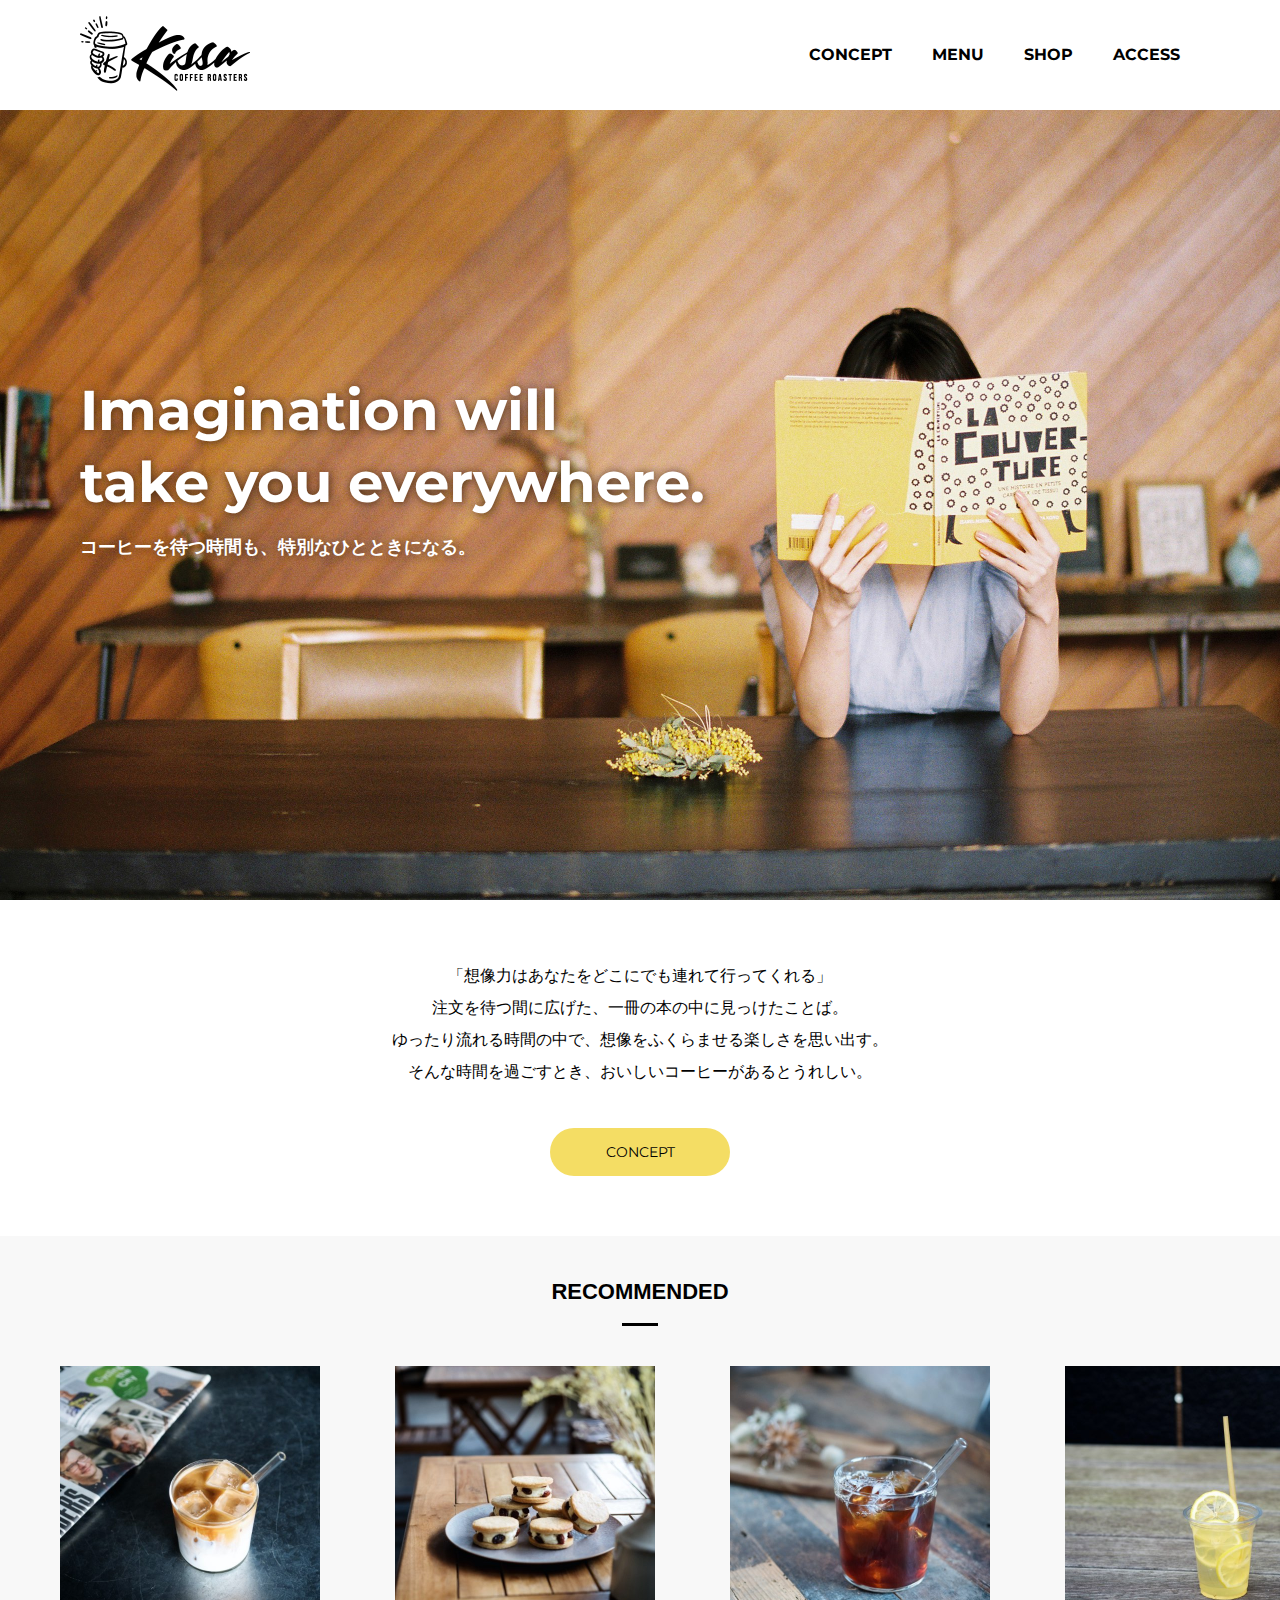
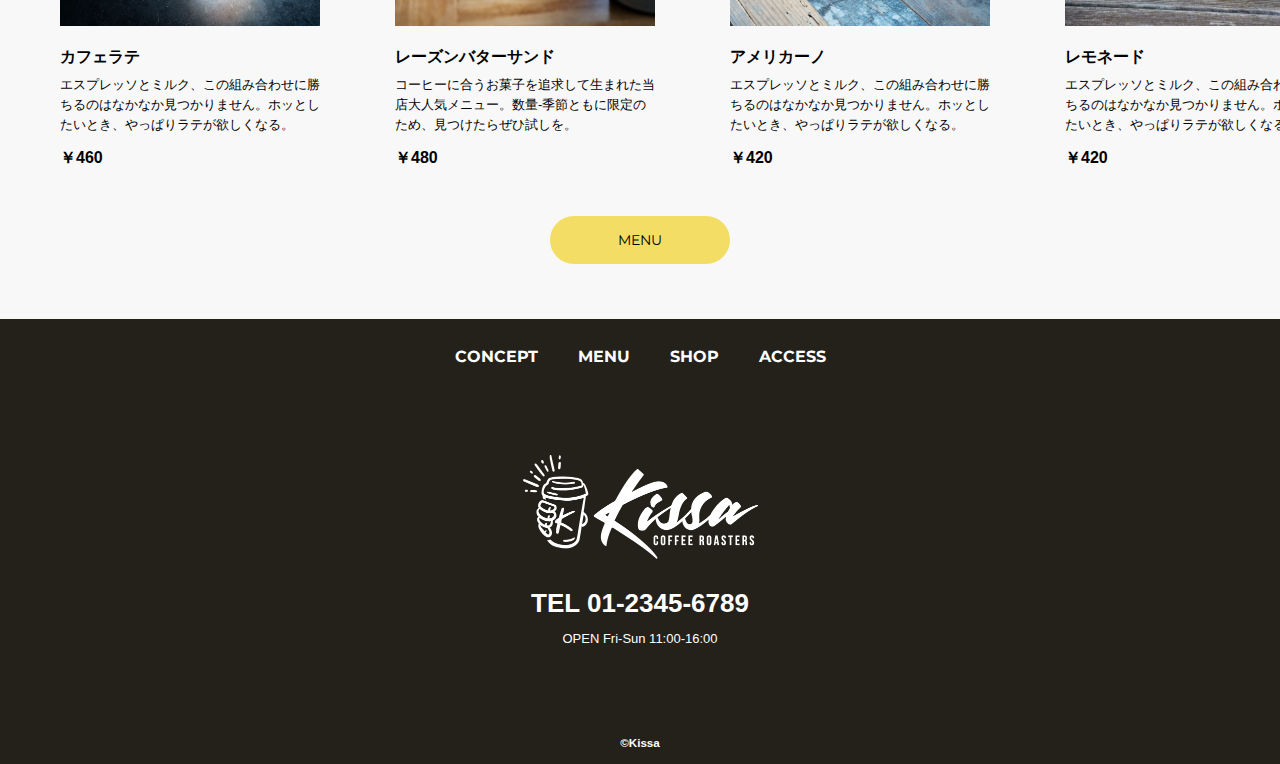
<file: index.html>
<!DOCTYPE html>
<html>
<!--head-->

<head>
  <meta charset="UTF-8">
  <title>KISSA official website</title>
  <meta name="description" content="自家焙煎したこだわりのコーヒーと、思わず長居したくなるような居心地の良い空間を提供するカフェ「KISSA」のウェブサイトです。">
  <meta name="viewport" content="width=device-width">
  <script src="HTML_CSS_WebDesign2\top\js\toggle-menu.js"></script>
  <link href="common.css" rel="stylesheet">
  <link href="index.css" rel="stylesheet">
  <link rel="preconnect" href="https://fonts.googleapis.com">
  <link rel="preconnect" href="https://fonts.gstatic.com" crossorigin>
  <link href="https://fonts.googleapis.com/css2?family=Montserrat:ital,wght@0,700;1,700&display=swap" rel="stylesheet">
</head>
<!--head-->

<body>
  <header class="header">
    <div class="header-inner">
      <a class="header-logo" href="index.html">
        <img src="HTML_CSS_WebDesign2\top\images\common\logo-header.png" alt="KISSA">
      </a>
      <button class="toggle-menu-button"></button>
      <div class="header-site-menu">
        <nav class="site-menu">
          <ul>
            <li><a href="concept.html">CONCEPT</a></li>
            <li><a href="menu.html">MENU</a></li>
            <li><a href="shop.html">SHOP</a></li>
            <li><a href="access.html">ACCESS</a></li>
          </ul>
        </nav>
      </div>
    </div>
  </header>
  <!--main-->
  <main class="main">
    <div class="first-view">
      <div class="first-view-text">
        <h1>Imagination will <br>take you everywhere.</h1>
        <p>コーヒーを待つ時間も、特別なひとときになる。</p>
      </div>
    </div>
    <div class="lead">
      <p>
        「想像力はあなたをどこにでも連れて行ってくれる」<br>注文を待つ間に広げた、一冊の本の中に見っけたことば。<br>ゆったり流れる時間の中で、想像をふくらませる楽しさを思い出す。<br>そんな時間を過ごすとき、おいしいコーヒーがあるとうれしい。
      </p>
      <div class="link-button-area">
        <a class="link-button" href="concept.html">CONCEPT</a>
      </div>
    </div>
    <div class="recommended">
      <h2>RECOMMENDED</h2>
      <ul class="item-list">
        <li>
          <img src="HTML_CSS_WebDesign2\top\images\index\img-item01.jpg" alt="カフェラテの商品画像">
          <dl>
            <dt>カフェラテ</dt>
            <dd>エスプレッソとミルク、この組み合わせに勝ちるのはなかなか見つかりません。ホッとしたいとき、やっぱりラテが欲しくなる。</dd>
          </dl>
          <p class="price">￥460</p>
        </li>
        <li>
          <img src="HTML_CSS_WebDesign2\top\images\index\img-item02.jpg" alt="カフェラテの商品画像">
          <dl>
            <dt>レーズンバターサンド</dt>
            <dd>コーヒーに合うお菓子を追求して生まれた当店大人気メニュー。数量‐季節ともに限定のため、見つけたらぜひ試しを。</dd>
          </dl>
          <p class="price">￥480</p>
        </li>
        <li>
          <img src="HTML_CSS_WebDesign2\top\images\index\img-item03.jpg" alt="カフェラテの商品画像">
          <dl>
            <dt>アメリカーノ</dt>
            <dd>エスプレッソとミルク、この組み合わせに勝ちるのはなかなか見つかりません。ホッとしたいとき、やっぱりラテが欲しくなる。</dd>
          </dl>
          <p class="price">￥420</p>
        </li>
        <li>
          <img src="HTML_CSS_WebDesign2\top\images\index\img-item04.jpg" alt="カフェラテの商品画像">
          <dl>
            <dt>レモネード</dt>
            <dd>エスプレッソとミルク、この組み合わせに勝ちるのはなかなか見つかりません。ホッとしたいとき、やっぱりラテが欲しくなる。</dd>
          </dl>
          <p class="price">￥420</p>
        </li>
        <li>
          <img src="HTML_CSS_WebDesign2\top\images\index\img-item05.jpg" alt="カフェラテの商品画像">
          <dl>
            <dt>ホットドック‐チリ</dt>
            <dd>エスプレッソとミルク、この組み合わせに勝ちるのはなかなか見つかりません。ホッとしたいとき、やっぱりラテが欲しくなる。</dd>
          </dl>
          <p class="price">￥540</p>
        </li>
      </ul>
      <div class="link-button-area">
        <a class="link-button" href="menu.html">MENU</a>
      </div>
    </div>
  </main>
  <!--main-->
  <!--footer-->
  <footer class="footer">
    <nav class="site-menu">
      <ul>
        <li><a href="concept.html">CONCEPT</a></li>
        <li><a href="menu.html">MENU</a></li>
        <li><a href="shop.html">SHOP</a></li>
        <li><a href="access.html">ACCESS</a></li>
      </ul>
    </nav>
    <a class="footer-logo" href="index.html">
      <img src="HTML_CSS_WebDesign2\top\images\common\logo-footer.png" alt="KISSA">
    </a>
    <p class="footer-tel">TEL 01-2345-6789</p>
    <p class="footer-time">OPEN Fri-Sun 11:00-16:00</p>
    <p class="copyright"><small>&copy;Kissa</small></p>

  </footer>
  <!--footer-->
</body>

</html>
</file>
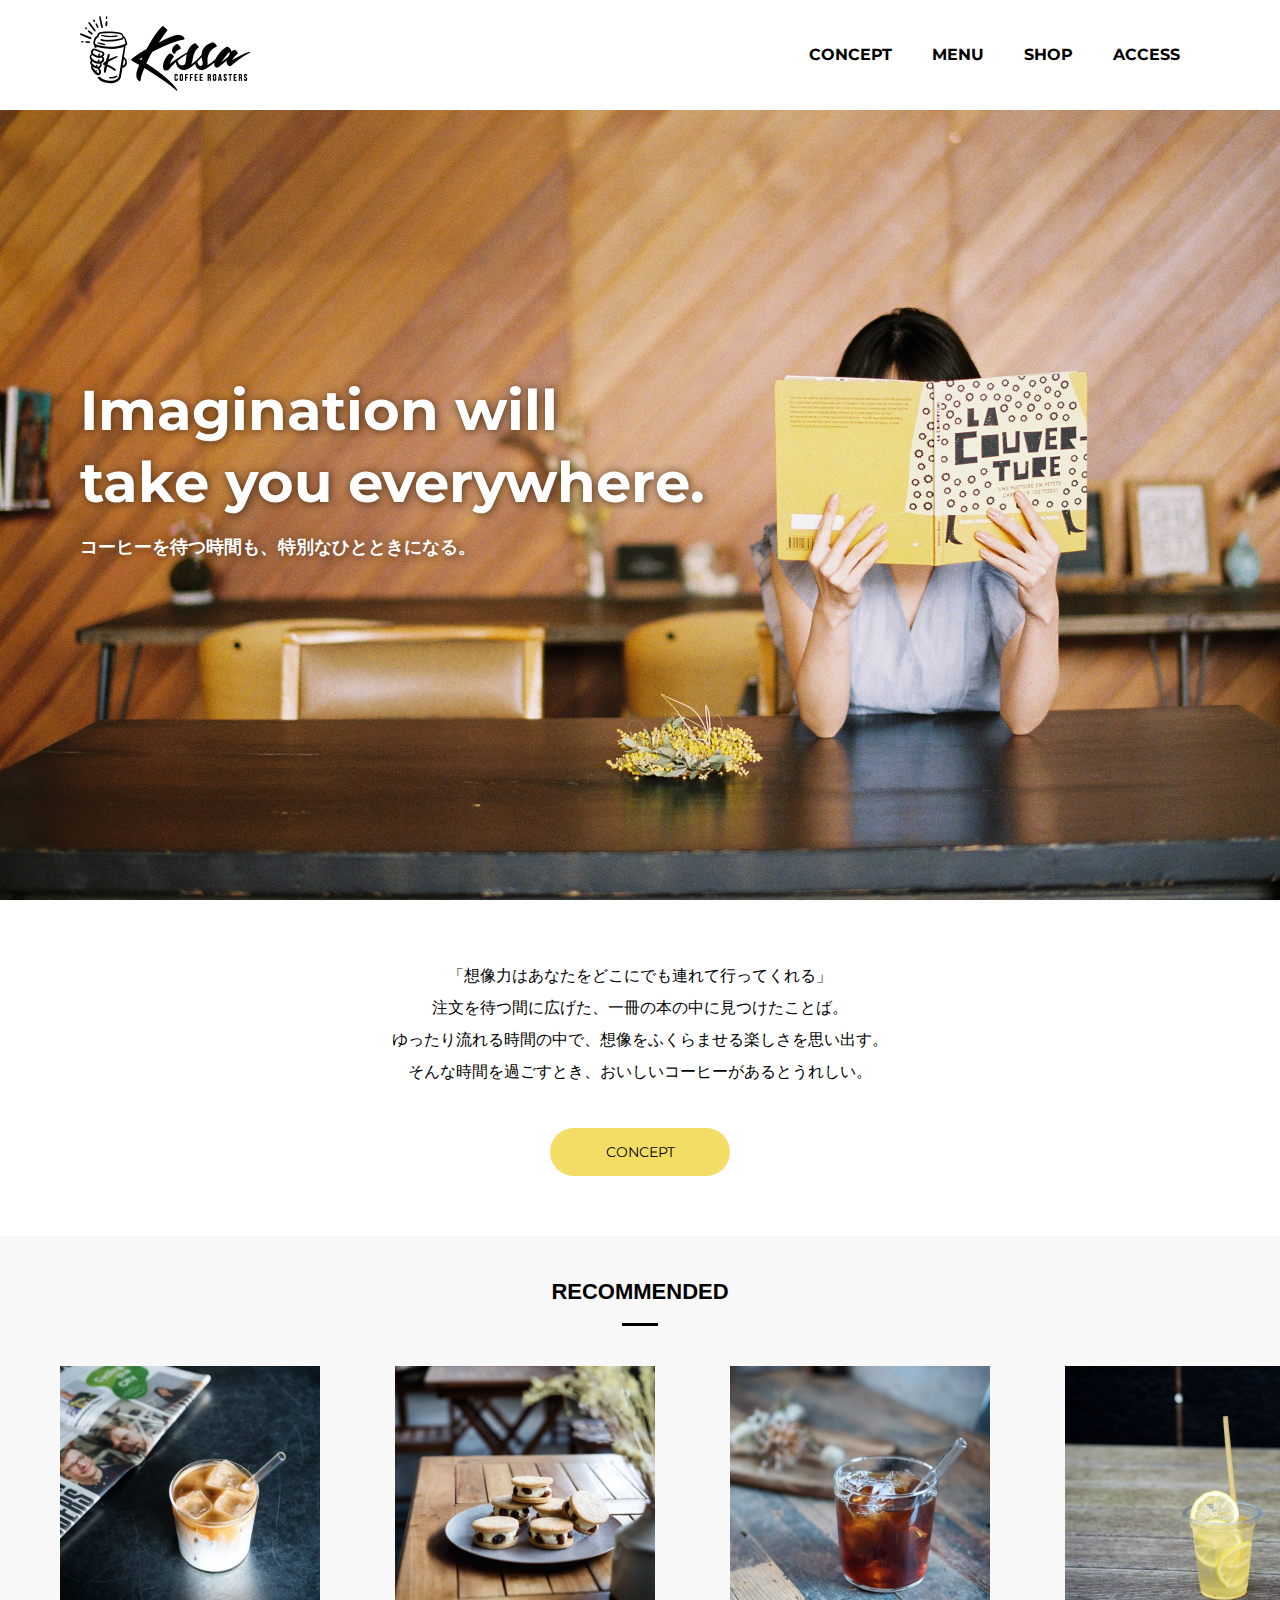
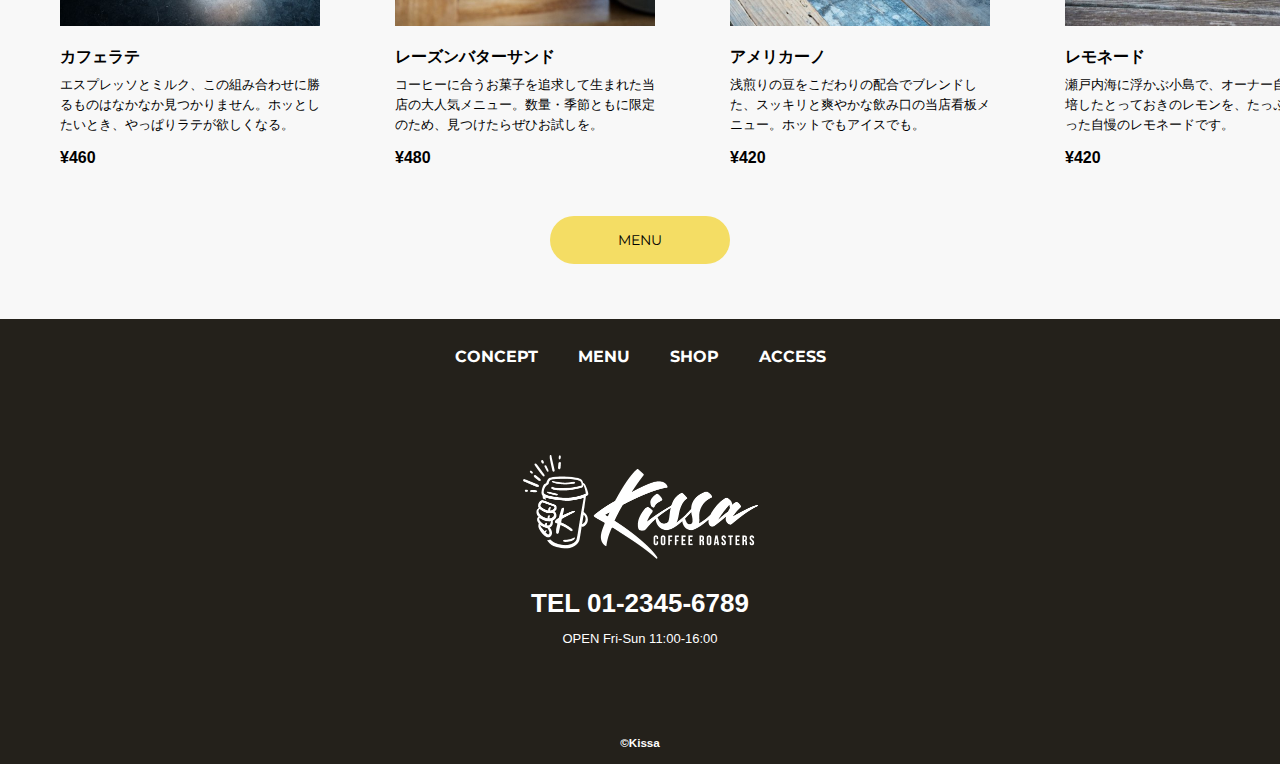
<file: HTML_CSS_WebDesign2/down/kissa/index.html>
<!DOCTYPE html>
<html>

<head>
  <meta charset="UTF-8">
  <title>KISSA official website</title>
  <meta name="description" content="自家焙煎したこだわりのコーヒーと、思わず長居したくなるような居心地の良い空間を提供するカフェ「KISSA」のウェブサイトです。">
  <meta name="viewport" content="width=device-width">
  <script src="./js/toggle-menu.js"></script>
  <link href="./css/common.css" rel="stylesheet">
  <link href="./css/index.css" rel="stylesheet">
  <link rel="preconnect" href="https://fonts.googleapis.com">
  <link rel="preconnect" href="https://fonts.gstatic.com" crossorigin>
  <link href="https://fonts.googleapis.com/css2?family=Montserrat:wght@700&display=swap" rel="stylesheet">
</head>

<body>

  <!-- headerここから -->
  <header class="header">
    <div class="header-inner">
      <a class="header-logo" href="./index.html">
        <img src="./images/common/logo-header.png" alt="KISSA">
      </a>
      <button class="toggle-menu-button"></button>
      <div class="header-site-menu">
        <nav class="site-menu">
          <ul>
            <li><a href="./concept.html">CONCEPT</a></li>
            <li><a href="./menu.html">MENU</a></li>
            <li><a href="./shop.html">SHOP</a></li>
            <li><a href="./access.html">ACCESS</a></li>
          </ul>
        </nav>
      </div>
    </div>
  </header>
  <!-- headerここまで -->

  <!-- mainここから -->
  <main class="main">
    <div class="first-view">
      <div class="first-view-text">
        <h1>Imagination will <br>take you everywhere.</h1>
        <p>コーヒーを待つ時間も、特別なひとときになる。</p>
      </div>
    </div>
    <div class="lead">
      <p>「想像力はあなたをどこにでも連れて行ってくれる」<br>注文を待つ間に広げた、一冊の本の中に見つけたことば。<br>ゆったり流れる時間の中で、想像をふくらませる楽しさを思い出す。<br>そんな時間を過ごすとき、おいしいコーヒーがあるとうれしい。</p>
      <div class="link-button-area">
        <a class="link-button" href="./concept.html">CONCEPT</a>
      </div>
    </div>
    <div class="recommended">
      <h2>RECOMMENDED</h2>
      <ul class="item-list">
        <li>
          <img src="./images/index/img-item01.jpg" alt="カフェラテの商品画像">
          <dl>
            <dt>カフェラテ</dt>
            <dd>エスプレッソとミルク、この組み合わせに勝るものはなかなか見つかりません。ホッとしたいとき、やっぱりラテが欲しくなる。</dd>
          </dl>
          <p class="price">¥460</p>
        </li>
        <li>
          <img src="./images/index/img-item02.jpg" alt="レーズンバターサンドの商品画像">
          <dl>
            <dt>レーズンバターサンド</dt>
            <dd>コーヒーに合うお菓子を追求して生まれた当店の大人気メニュー。数量・季節ともに限定のため、見つけたらぜひお試しを。</dd>
          </dl>
          <p class="price">¥480</p>
        </li>
        <li>
          <img src="./images/index/img-item03.jpg" alt="アメリカーノの商品画像">
          <dl>
            <dt>アメリカーノ</dt>
            <dd>浅煎りの豆をこだわりの配合でブレンドした、スッキリと爽やかな飲み口の当店看板メニュー。ホットでもアイスでも。</dd>
          </dl>
          <p class="price">¥420</p>
        </li>
        <li>
          <img src="./images/index/img-item04.jpg" alt="レモネードの商品画像">
          <dl>
            <dt>レモネード</dt>
            <dd>瀬戸内海に浮かぶ小島で、オーナー自らが栽培したとっておきのレモンを、たっぷりと使った自慢のレモネードです。</dd>
          </dl>
          <p class="price">¥420</p>
        </li>
        <li>
          <img src="./images/index/img-item05.jpg" alt="ホットドッグ - チリの商品画像">
          <dl>
            <dt>ホットドッグ - チリ</dt>
            <dd>ちょっと小腹が空いたとき、あると嬉しいホットドッグ。特製チリソースとチーズをかければ、もう言葉はいりません。</dd>
          </dl>
          <p class="price">¥540</p>
        </li>
      </ul>
      <div class="link-button-area">
        <a class="link-button" href="./menu.html">MENU</a>
      </div>
    </div>
  </main>
  <!-- mainここまで -->

  <!-- footerここから -->
  <footer class="footer">
    <nav class="site-menu">
      <ul>
        <li><a href="./concept.html">CONCEPT</a></li>
        <li><a href="./menu.html">MENU</a></li>
        <li><a href="./shop.html">SHOP</a></li>
        <li><a href="./access.html">ACCESS</a></li>
      </ul>
    </nav>
    <a class="footer-logo" href="./index.html">
      <img src="./images/common/logo-footer.png" alt="KISSA">
    </a>
    <p class="footer-tel">TEL 01-2345-6789</p>
    <p class="footer-time">OPEN Fri-Sun 11:00-16:00</p>
    <p class="copyright"><small>&copy;Kissa</small></p>
  </footer>
  <!-- footerここまで -->

</body>

</html>
</file>
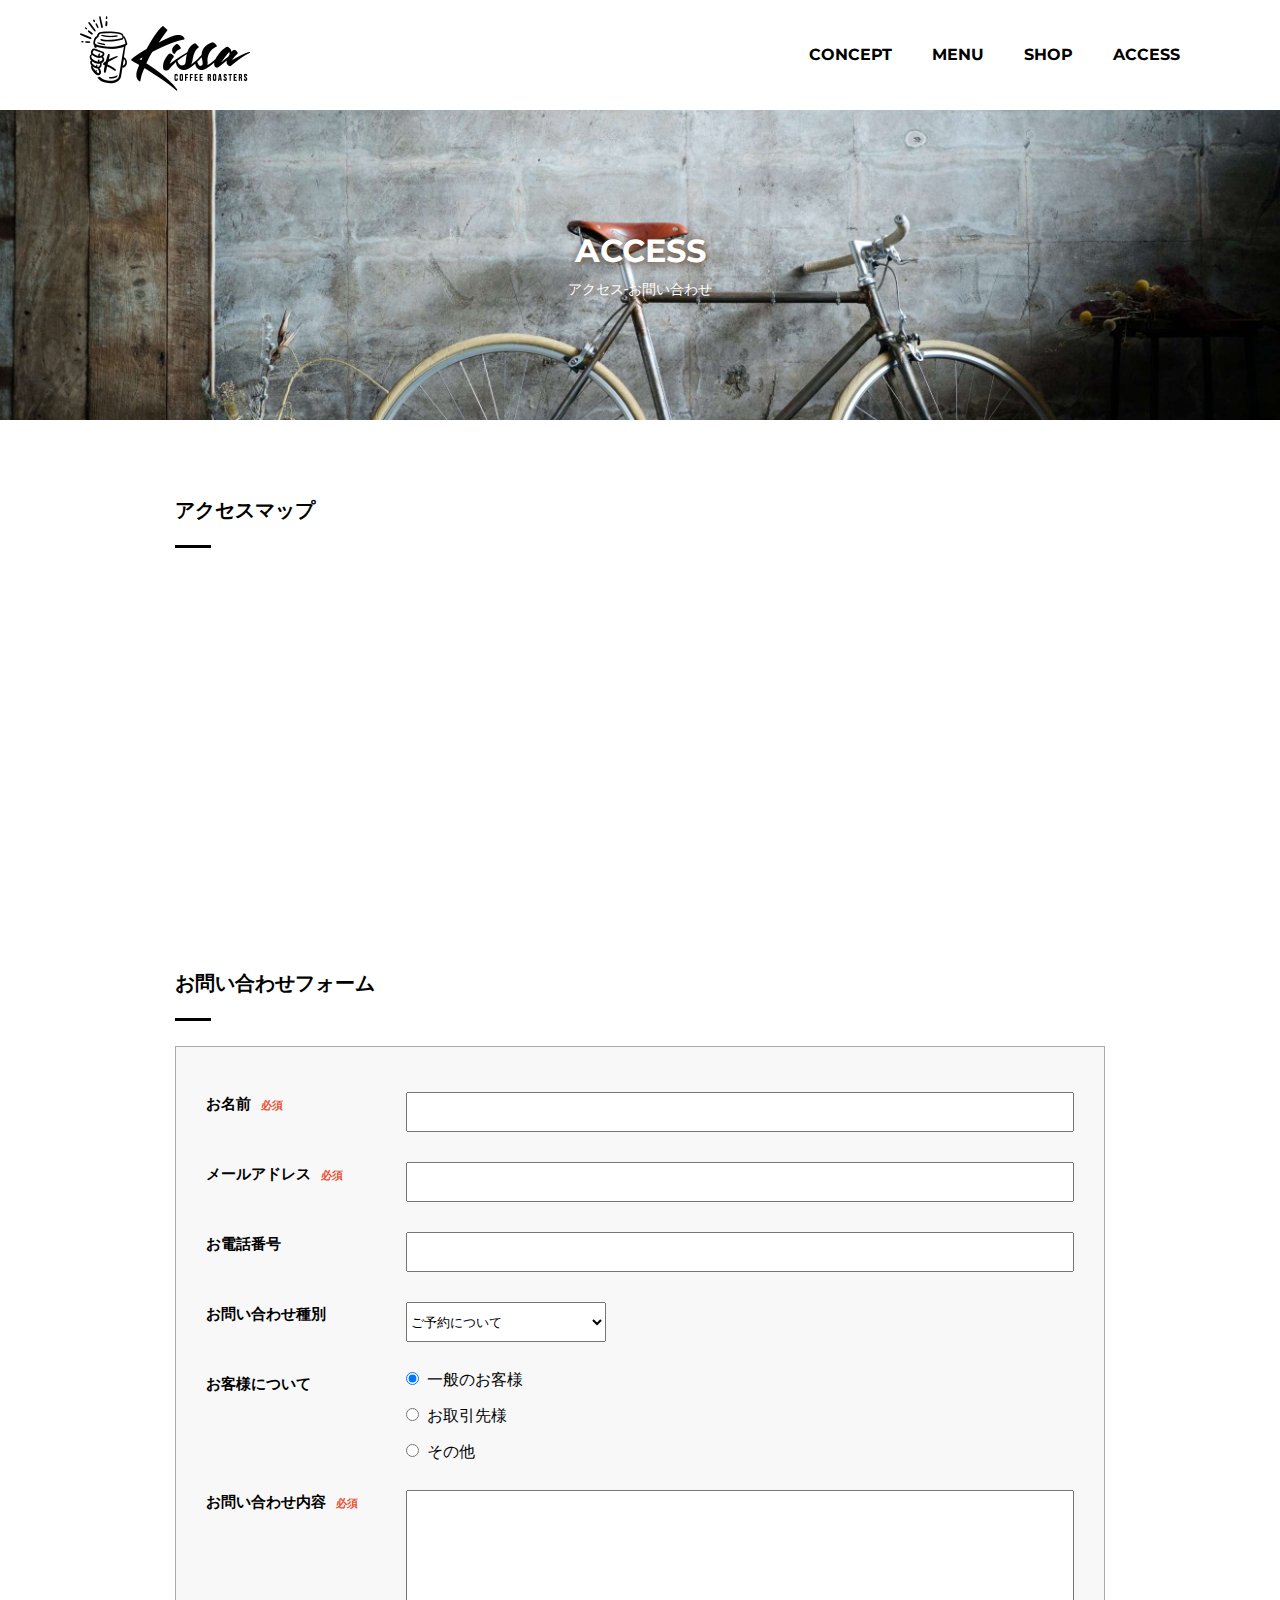
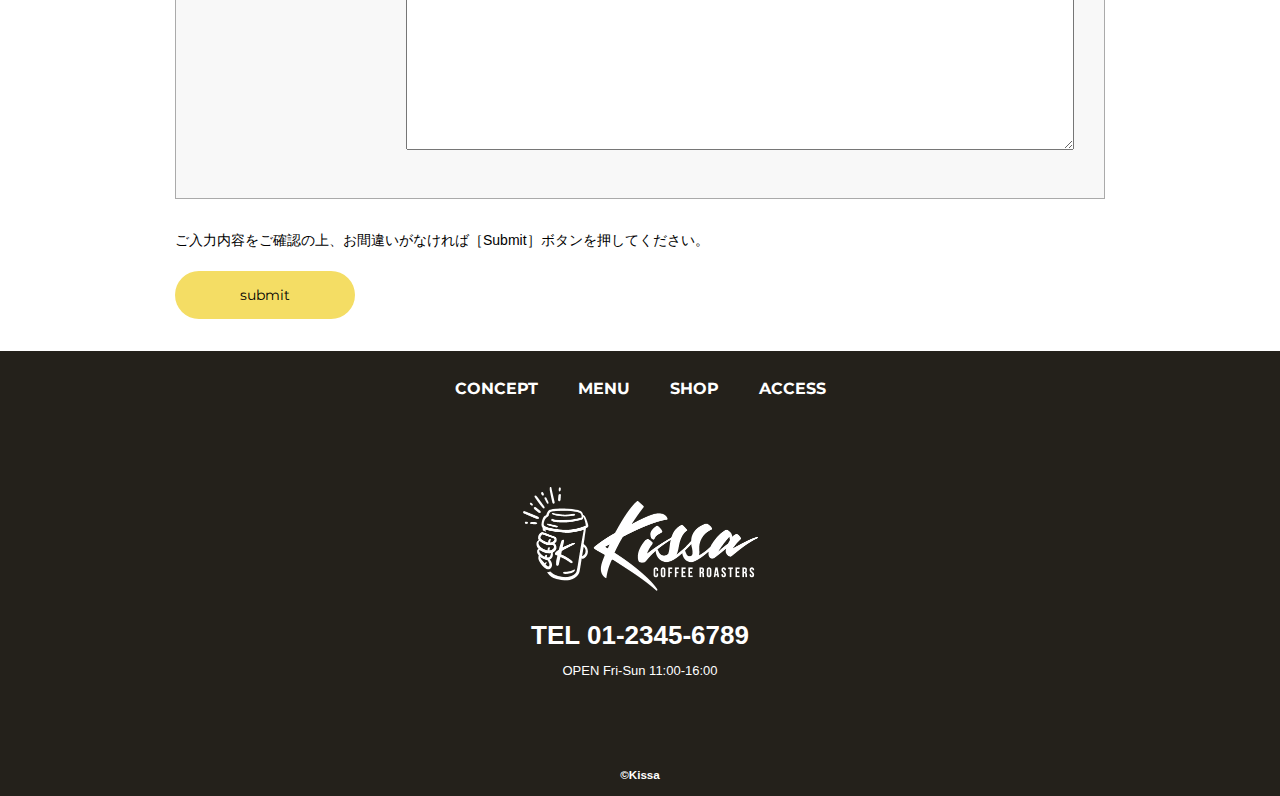
<file: access.html>
<!DOCTYPE html>
<html>
<!--head-->
<head>
    <meta charset="UTF-8">
    <title>ACCESS | KISSA official website</title>
    <meta name="descrption" content="カフェ「KISSA」のアクセスマップと問い合わせフォームが掲載されたページです。">
    <meta name="viewport" content="width=device-width">
    <script src="HTML_CSS_WebDesign2\top\js\toggle-menu.js"></script>
    <link href="common.css" rel="stylesheet">
    <link href="access.css" rel="stylesheet">
    <link rel="preconnect" href="https://fonts.googleapis.com">
    <link rel="preconnect" href="https://fonts.gstatic.com" crossorigin>
    <link href="https://fonts.googleapis.com/css2?family=Montserrat:ital,wght@0,700;1,700&display=swap" rel="stylesheet">
</head>
<!--head-->
<body>
    <header class="header">
        <div class="header-inner">
            <a class="header-logo" href="index.html">
                <img src="HTML_CSS_WebDesign2\top\images\common\logo-header.png" alt="KISSA">
            </a>
            <button class="toggle-menu-button"></button>
            <div class="header-site-menu">
                <nav class="site-menu">
                    <ul>
                        <li><a href="concept.html">CONCEPT</a></li>
                        <li><a href="menu.html">MENU</a></li>
                        <li><a href="shop.html">SHOP</a></li>
                        <li><a href="access.html">ACCESS</a></li>
                    </ul>
                </nav>
            </div>
        </div>
    </header>
    <!--main-->
    <main class="main">
      <div class="title">
        <h1>ACCESS</h1>
        <p>アクセス‐お問い合わせ</p>
      </div>
      <div class="map">
        <h2>アクセスマップ</h2>
        <iframe src="https://www.google.com/maps/embed?pb=!1m18!1m12!1m3!1d14913575.321501123!2d111.68235124999997!3d24.136301000000007!2m3!1f0!2f0!3f0!3m2!1i1024!2i768!4f13.1!3m3!1m2!1s0x34693db718c2389f%3A0xf0d7a528860d5495!2z6aaW55u45a6Y6YK4!5e0!3m2!1sja!2stw!4v1726336083999!5m2!1sja!2stw" style="border:0;" allowfullscreen="" loading="lazy" referrerpolicy="no-referrer-when-downgrade"></iframe>
      </div>
      <div class="contact">
        <h2>お問い合わせフォーム</h2>
        <form action="#">
            <dl class="form-area">  
            <dt><span class="required">お名前</span></dt>
            <dd><input class="input-text" type="text" name="name" required></dd>
            <dt><span class="required">メールアドレス</span></dt>
            <dd><input class="input-text" type="email" name="email" required></dd>
            <dt>お電話番号</dt>
            <dd><input class="input-text" type="tel" name="tel"></dd>
            <dt>お問い合わせ種別</dt>
            <dd>
              <select class="select-box" name="genre">
                <option value="ご予約について" selected>ご予約について</option>
                <option value="メニューについて">メニューについて</option>
                <option value="営業時間について">営業時間について</option>
              </select>
            </dd>
            <dt>お客様について</dt>
            <dd>
              <label class="radio-button"><input type="radio" name="user-type" value="一般のお客様" checked>一般のお客様</label>
              <label class="radio-button"><input type="radio" name="user-type" value="お取引先様">お取引先様</label>
              <label class="radio-button"><input type="radio" name="user-type" value="その他">その他</label>
            </dd>
            <dt><span class="required">お問い合わせ内容</span></dt>
            <dd><textarea class="message" name="message" required></textarea></dd>
          </dl>
          <p class="confirm-text">ご入力内容をご確認の上、お間違いがなければ［Submit］ボタンを押してください。</p>
          <button class="submit-button" type="submit">submit</button>
        </form>
      </div>
    </main>
    <!--main-->
    <!--footer-->
    <footer class="footer">
        <nav class="site-menu">
            <ul>
                <li><a href="concept.html">CONCEPT</a></li>
                <li><a href="menu.html">MENU</a></li>
                <li><a href="shop.html">SHOP</a></li>
                <li><a href="access.html">ACCESS</a></li>
            </ul>
        </nav>
        <a class="footer-logo" href="index.html">
            <img src="HTML_CSS_WebDesign2\top\images\common\logo-footer.png" alt="KISSA">
        </a>
        <p class="footer-tel">TEL 01-2345-6789</p>
        <p class="footer-time">OPEN Fri-Sun 11:00-16:00</p>
        <p class="copyright" ><small>&copy;Kissa</small></p>
        
    </footer>
    <!--footer-->
</body>

</html>
</file>
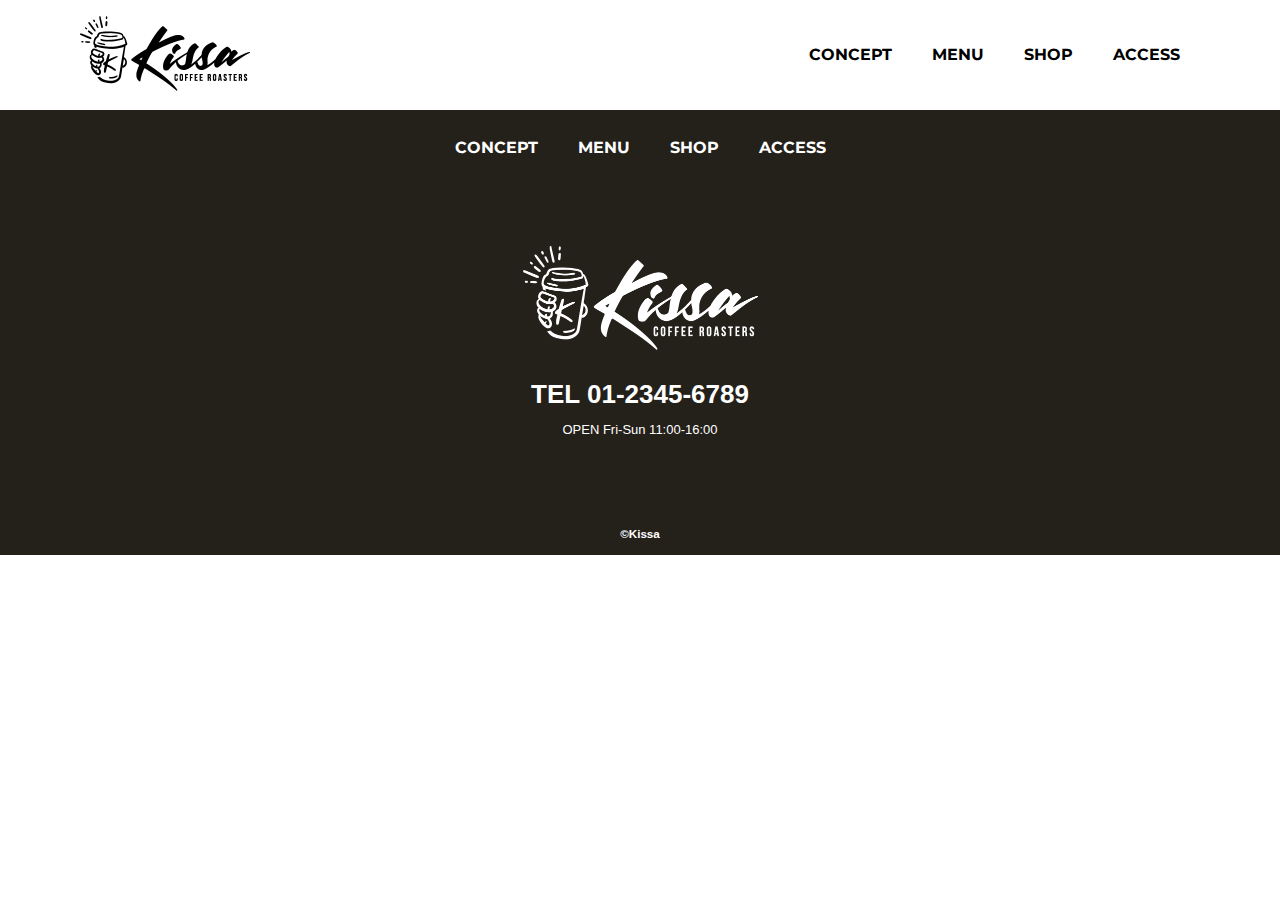
<file: common.html>
<!DOCTYPE html>
<html>
<!--head-->
<head>
    <meta charset="UTF-8">
    <title>KISSA official website</title>
    <meta name="descrption" content="�g�峹���峹">
    <meta name="viewport" content="width=device-width">
    <script src="HTML_CSS_WebDesign2\top\js\toggle-menu.js"></script>
    <link href="common.css" rel="stylesheet">
    <link rel="preconnect" href="https://fonts.googleapis.com">
    <link rel="preconnect" href="https://fonts.gstatic.com" crossorigin>
    <link href="https://fonts.googleapis.com/css2?family=Montserrat:ital,wght@0,700;1,700&display=swap" rel="stylesheet">
</head>
<!--head-->
<body>
    <header class="header">
        <div class="header-inner">
            <a class="header-logo" href="index.html">
                <img src="HTML_CSS_WebDesign2\top\images\common\logo-header.png" alt="KISSA">
            </a>
            <button class="toggle-menu-button"></button>
            <div class="header-site-menu">
                <nav class="site-menu">
                    <ul>
                        <li><a href="concept.html">CONCEPT</a></li>
                        <li><a href="menu.html">MENU</a></li>
                        <li><a href="shop.html">SHOP</a></li>
                        <li><a href="access.html">ACCESS</a></li>
                    </ul>
                </nav>
            </div>
        </div>
    </header>
    <!--main-->
    <main class="main"></main>
    <!--main-->
    <!--footer-->
    <footer class="footer">
        <nav class="site-menu">
            <ul>
                <li><a href="concept.html">CONCEPT</a></li>
                <li><a href="menu.html">MENU</a></li>
                <li><a href="shop.html">SHOP</a></li>
                <li><a href="access.html">ACCESS</a></li>
            </ul>
        </nav>
        <a class="footer-logo" href="index.html">
            <img src="HTML_CSS_WebDesign2\top\images\common\logo-footer.png" alt="KISSA">
        </a>
        <p class="footer-tel">TEL 01-2345-6789</p>
        <p class="footer-time">OPEN Fri-Sun 11:00-16:00</p>
        <p class="copyright" ><small>&copy;Kissa</small></p>
        
    </footer>
    <!--footer-->
</body>

</html>
</file>
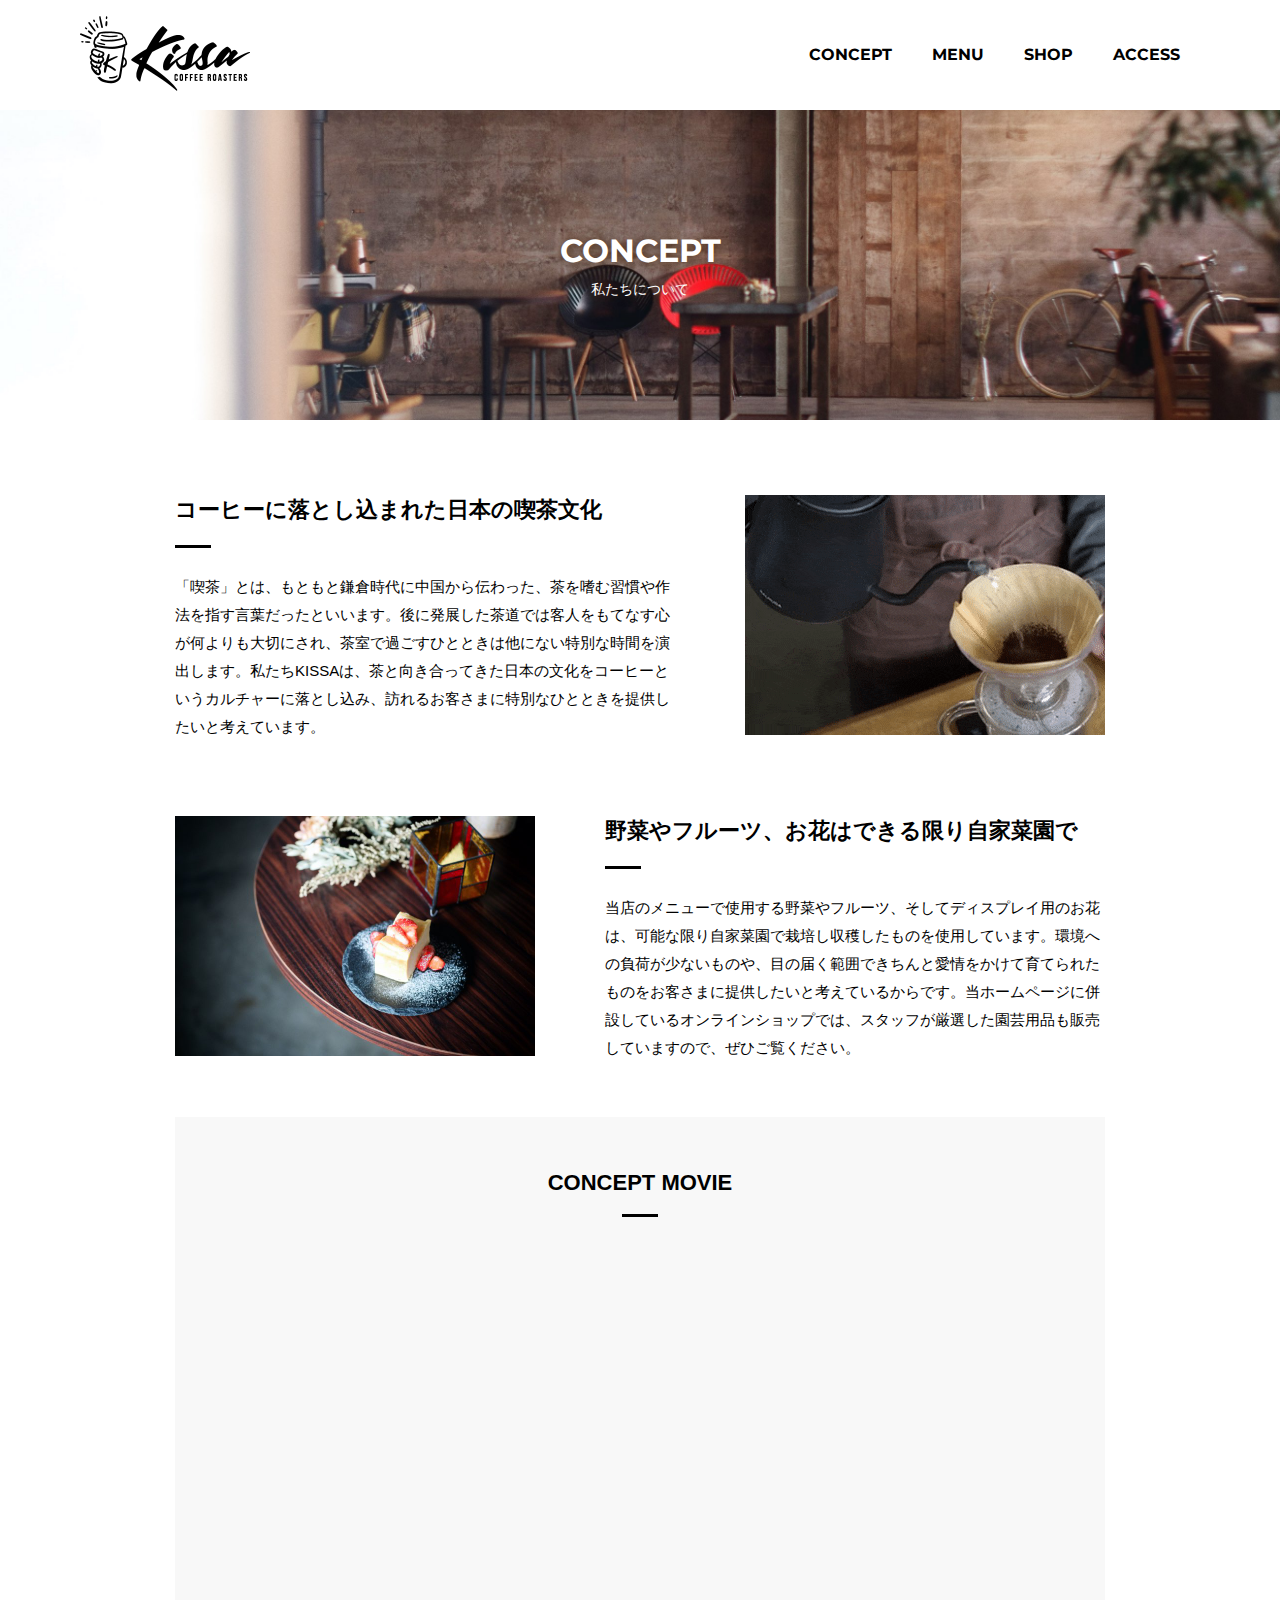
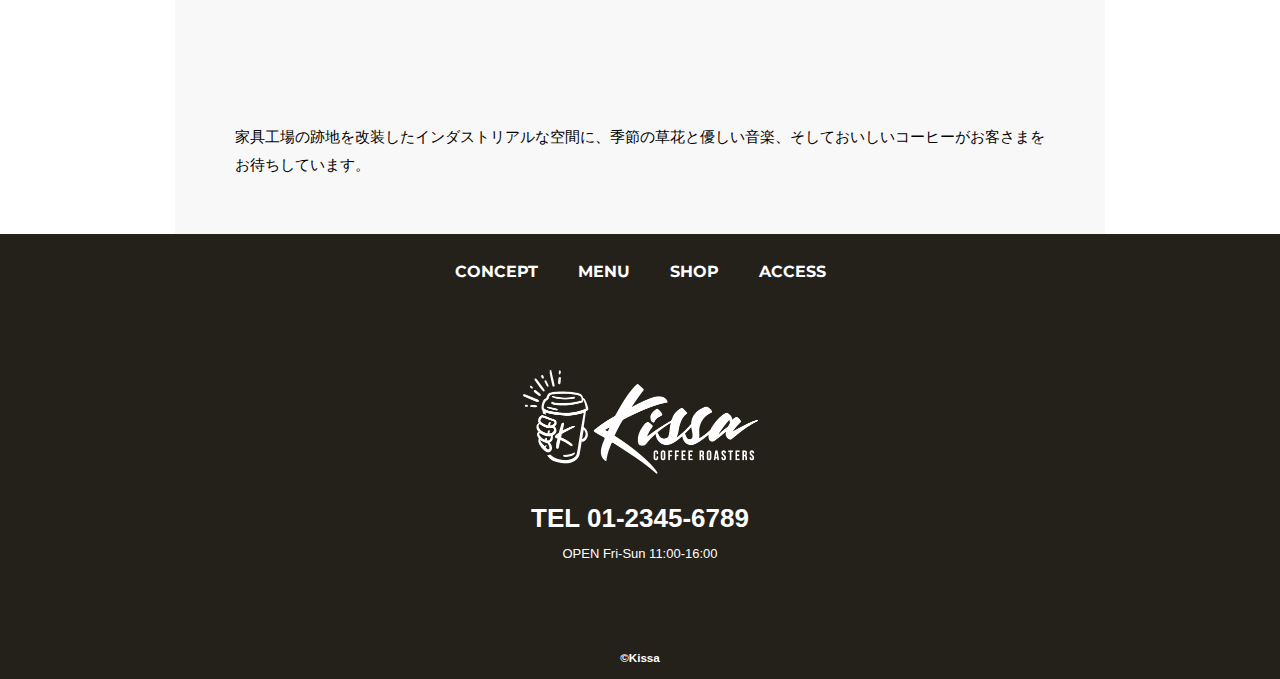
<file: concept.html>
<!DOCTYPE html>
<html>
<!--head-->

<head>
    <meta charset="UTF-8">
    <title>CONCEPT | KISSA official website</title>
    <meta name="descrption" content="カフェ「KISSA」は日本の喫茶文化をコーヒーに落とし込み、訪れるお客さまに特別なひとときを提供します。">
    <meta name="viewport" content="width=device-width">
    <script src="HTML_CSS_WebDesign2\top\js\toggle-menu.js"></script>
    <link href="common.css" rel="stylesheet">
    <link href="concept.css" rel="stylesheet">
    <link rel="preconnect" href="https://fonts.googleapis.com">
    <link rel="preconnect" href="https://fonts.gstatic.com" crossorigin>
    <link href="https://fonts.googleapis.com/css2?family=Montserrat:ital,wght@0,700;1,700&display=swap" rel="stylesheet">
</head>
<!--head-->
<body>
    <header class="header">
        <div class="header-inner">
            <a class="header-logo" href="index.html">
                <img src="HTML_CSS_WebDesign2\top\images\common\logo-header.png" alt="KISSA">
            </a>
            <button class="toggle-menu-button"></button>
            <div class="header-site-menu">
                <nav class="site-menu">
                    <ul>
                        <li><a href="concept.html">CONCEPT</a></li>
                        <li><a href="menu.html">MENU</a></li>
                        <li><a href="shop.html">SHOP</a></li>
                        <li><a href="access.html">ACCESS</a></li>
                    </ul>
                </nav>
            </div>
        </div>
    </header>
    <!--main-->
    <main class="main">
      <div class="title">
        <h1>CONCEPT</h1>
        <p>私たちについて</p>
      </div>
      <div class="feature">
        <div class="feature-text">
          <h2>コーヒーに落とし込まれた日本の喫茶文化</h2>
          <p>「喫茶」とは、もともと鎌倉時代に中国から伝わった、茶を嗜む習慣や作法を指す言葉だったといいます。後に発展した茶道では客人をもてなす心が何よりも大切にされ、茶室で過ごすひとときは他にない特別な時間を演出します。私たちKISSAは、茶と向き合ってきた日本の文化をコーヒーというカルチャーに落とし込み、訪れるお客さまに特別なひとときを提供したいと考えています。</p>
        </div>
        <img src="HTML_CSS_WebDesign2\top\images\concept\img-item01.gif" alt="コーヒーを淹れている画像">
      </div>
      <div class="feature reverse">
        <div class="feature-text">
          <h2>野菜やフルーツ、お花はできる限り自家菜園で</h2>
          <p>当店のメニューで使用する野菜やフルーツ、そしてディスプレイ用のお花は、可能な限り自家菜園で栽培し収穫したものを使用しています。環境への負荷が少ないものや、目の届く範囲できちんと愛情をかけて育てられたものをお客さまに提供したいと考えているからです。当ホームページに併設しているオンラインショップでは、スタッフが厳選した園芸用品も販売していますので、ぜひご覧ください。</p>
        </div>
        <img src="HTML_CSS_WebDesign2\top\images\concept\img-item02.jpg" alt="ケーキとドライフラワーの画像">
      </div>
      <div class="movie">
        <h2>CONCEPT MOVIE</h2>
        <iframe src="https://www.youtube.com/embed/bHzURMA0SKc?si=jbYKWDrsSmoMyFkN" title="YouTube video player" frameborder="0" allow="accelerometer; autoplay; clipboard-write; encrypted-media; gyroscope; picture-in-picture; web-share" referrerpolicy="strict-origin-when-cross-origin" allowfullscreen></iframe>
        <p>家具工場の跡地を改装したインダストリアルな空間に、季節の草花と優しい音楽、そしておいしいコーヒーがお客さまをお待ちしています。</p>
      </div>
    </main>
    <!--main-->
    <!--footer-->
    <footer class="footer">
        <nav class="site-menu">
            <ul>
                <li><a href="concept.html">CONCEPT</a></li>
                <li><a href="menu.html">MENU</a></li>
                <li><a href="shop.html">SHOP</a></li>
                <li><a href="access.html">ACCESS</a></li>
            </ul>
        </nav>
        <a class="footer-logo" href="index.html">
            <img src="HTML_CSS_WebDesign2\top\images\common\logo-footer.png" alt="KISSA">
        </a>
        <p class="footer-tel">TEL 01-2345-6789</p>
        <p class="footer-time">OPEN Fri-Sun 11:00-16:00</p>
        <p class="copyright" ><small>&copy;Kissa</small></p>
        
    </footer>
    <!--footer-->
</body>

</html>
</file>
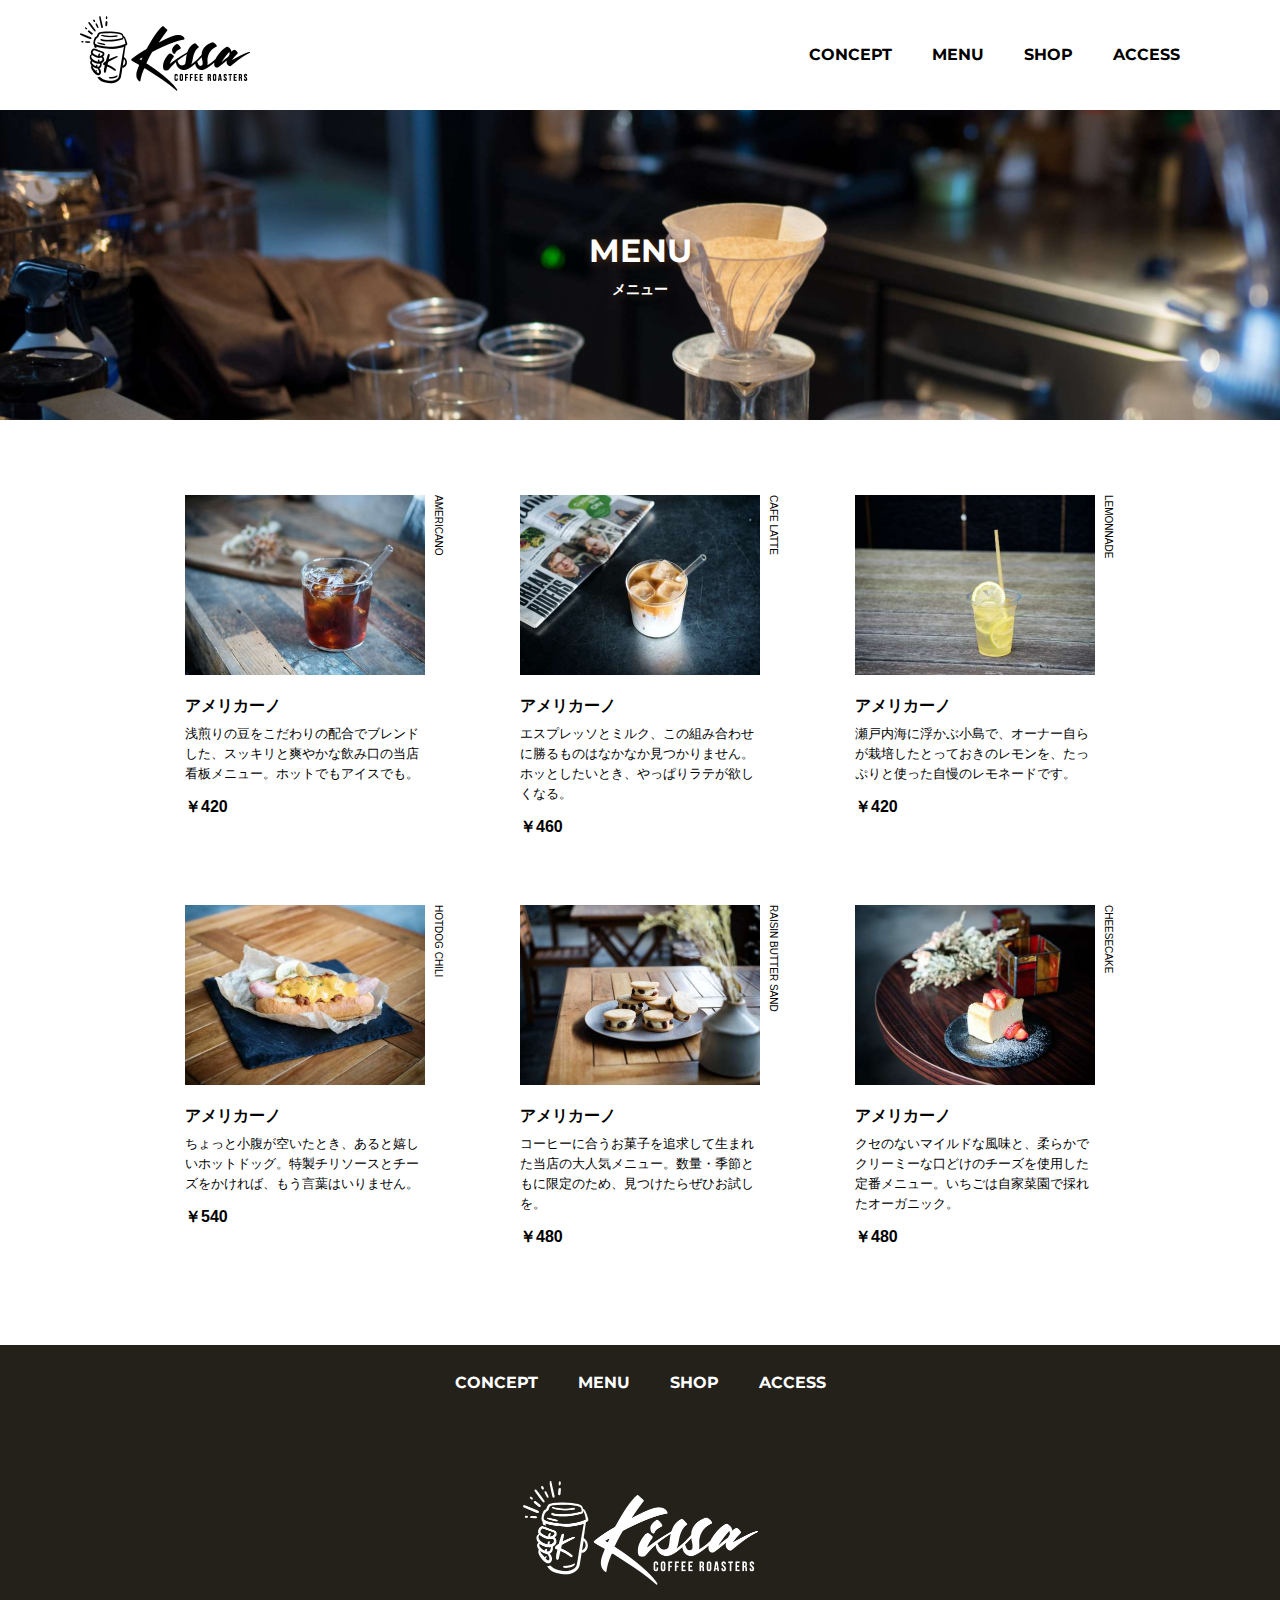
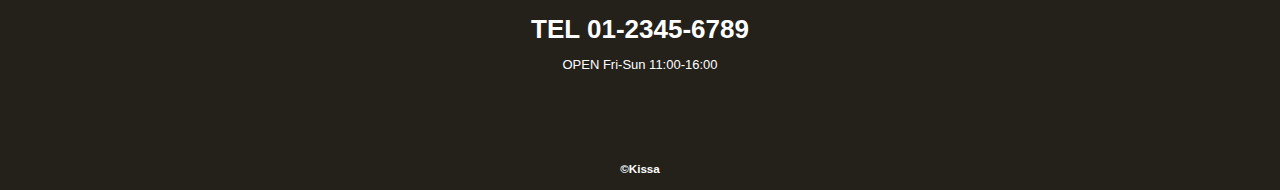
<file: menu.html>
<!DOCTYPE html>
<html>
<!--head-->
<head>
    <meta charset="UTF-8">
    <title>MENU | KISSA official website</title>
    <meta name="descrption" content="カフェ「KISSA」のメニューを掲載しています。こだわりの浅煎りコーヒーをはじめ、さまざまなメニューをご用意しています。">
    <meta name="viewport" content="width=device-width">
    <script src="HTML_CSS_WebDesign2\top\js\toggle-menu.js"></script>
    <link href="common.css" rel="stylesheet">
    <link href="menu.css" rel="stylesheet">
    <link rel="preconnect" href="https://fonts.googleapis.com">
    <link rel="preconnect" href="https://fonts.gstatic.com" crossorigin>
    <link href="https://fonts.googleapis.com/css2?family=Montserrat:ital,wght@0,700;1,700&display=swap" rel="stylesheet">
</head>
<!--head-->
<body>
    <header class="header">
        <div class="header-inner">
            <a class="header-logo" href="index.html">
                <img src="HTML_CSS_WebDesign2\top\images\common\logo-header.png" alt="KISSA">
            </a>
            <button class="toggle-menu-button"></button>
            <div class="header-site-menu">
                <nav class="site-menu">
                    <ul>
                        <li><a href="concept.html">CONCEPT</a></li>
                        <li><a href="menu.html">MENU</a></li>
                        <li><a href="shop.html">SHOP</a></li>
                        <li><a href="access.html">ACCESS</a></li>
                    </ul>
                </nav>
            </div>
        </div>
    </header>
    <!--main-->
    <main class="main">
      <div class="title">
        <h1>MENU</h1>
        <p>メニュー</p>
      </div>
      <ul class="item-list">
        <li>
          <img src="HTML_CSS_WebDesign2\top\images\menu\img-item01.jpg" alt="アメリカーノの商品画像">
          <dl>
            <dt>アメリカーノ</dt>
            <dd>浅煎りの豆をこだわりの配合でブレンドした、スッキリと爽やかな飲み口の当店看板メニュー。ホットでもアイスでも。</dd>
          </dl>
          <p class="price">￥420</p>
          <p class="item-label">AMERICANO</p>
        </li>
        <li>
          <img src="HTML_CSS_WebDesign2\top\images\menu\img-item02.jpg" alt="カフェラテの商品画像">
          <dl>
            <dt>アメリカーノ</dt>
            <dd>エスプレッソとミルク、この組み合わせに勝るものはなかなか見つかりません。ホッとしたいとき、やっぱりラテが欲しくなる。</dd>
          </dl>
          <p class="price">￥460</p>
          <p class="item-label">CAFE LATTE</p>
        </li>
        <li>
          <img src="HTML_CSS_WebDesign2\top\images\menu\img-item03.jpg" alt="レモネードの商品画像">
          <dl>
            <dt>アメリカーノ</dt>
            <dd>瀬戸内海に浮かぶ小島で、オーナー自らが栽培したとっておきのレモンを、たっぷりと使った自慢のレモネードです。</dd>
          </dl>
          <p class="price">￥420</p>
          <p class="item-label">LEMONNADE</p>
        </li>
        <li>
          <img src="HTML_CSS_WebDesign2\top\images\menu\img-item04.jpg" alt="ホットドック‐チリの商品画像">
          <dl>
            <dt>アメリカーノ</dt>
            <dd>ちょっと小腹が空いたとき、あると嬉しいホットドッグ。特製チリソースとチーズをかければ、もう言葉はいりません。</dd>
          </dl>
          <p class="price">￥540</p>
          <p class="item-label">HOTDOG CHILI</p>
        </li>
        <li>
          <img src="HTML_CSS_WebDesign2\top\images\menu\img-item05.jpg" alt="レーズンバターサンドの商品画像">
          <dl>
            <dt>アメリカーノ</dt>
            <dd>コーヒーに合うお菓子を追求して生まれた当店の大人気メニュー。数量・季節ともに限定のため、見つけたらぜひお試しを。</dd>
          </dl>
          <p class="price">￥480</p>
          <p class="item-label">RAISIN BUTTER SAND</p>
        </li>
        <li>
          <img src="HTML_CSS_WebDesign2\top\images\menu\img-item06.jpg" alt="チーズケーキの商品画像">
          <dl>
            <dt>アメリカーノ</dt>
            <dd>クセのないマイルドな風味と、柔らかでクリーミーな口どけのチーズを使用した定番メニュー。いちごは自家菜園で採れたオーガニック。</dd>
          </dl>
          <p class="price">￥480</p>
          <p class="item-label">CHEESECAKE</p>
        </li>
      </ul>
    </main>
    <!--main-->
    <!--footer-->
    <footer class="footer">
        <nav class="site-menu">
            <ul>
                <li><a href="concept.html">CONCEPT</a></li>
                <li><a href="menu.html">MENU</a></li>
                <li><a href="shop.html">SHOP</a></li>
                <li><a href="access.html">ACCESS</a></li>
            </ul>
        </nav>
        <a class="footer-logo" href="index.html">
            <img src="HTML_CSS_WebDesign2\top\images\common\logo-footer.png" alt="KISSA">
        </a>
        <p class="footer-tel">TEL 01-2345-6789</p>
        <p class="footer-time">OPEN Fri-Sun 11:00-16:00</p>
        <p class="copyright" ><small>&copy;Kissa</small></p>
        
    </footer>
    <!--footer-->
</body>

</html>
</file>
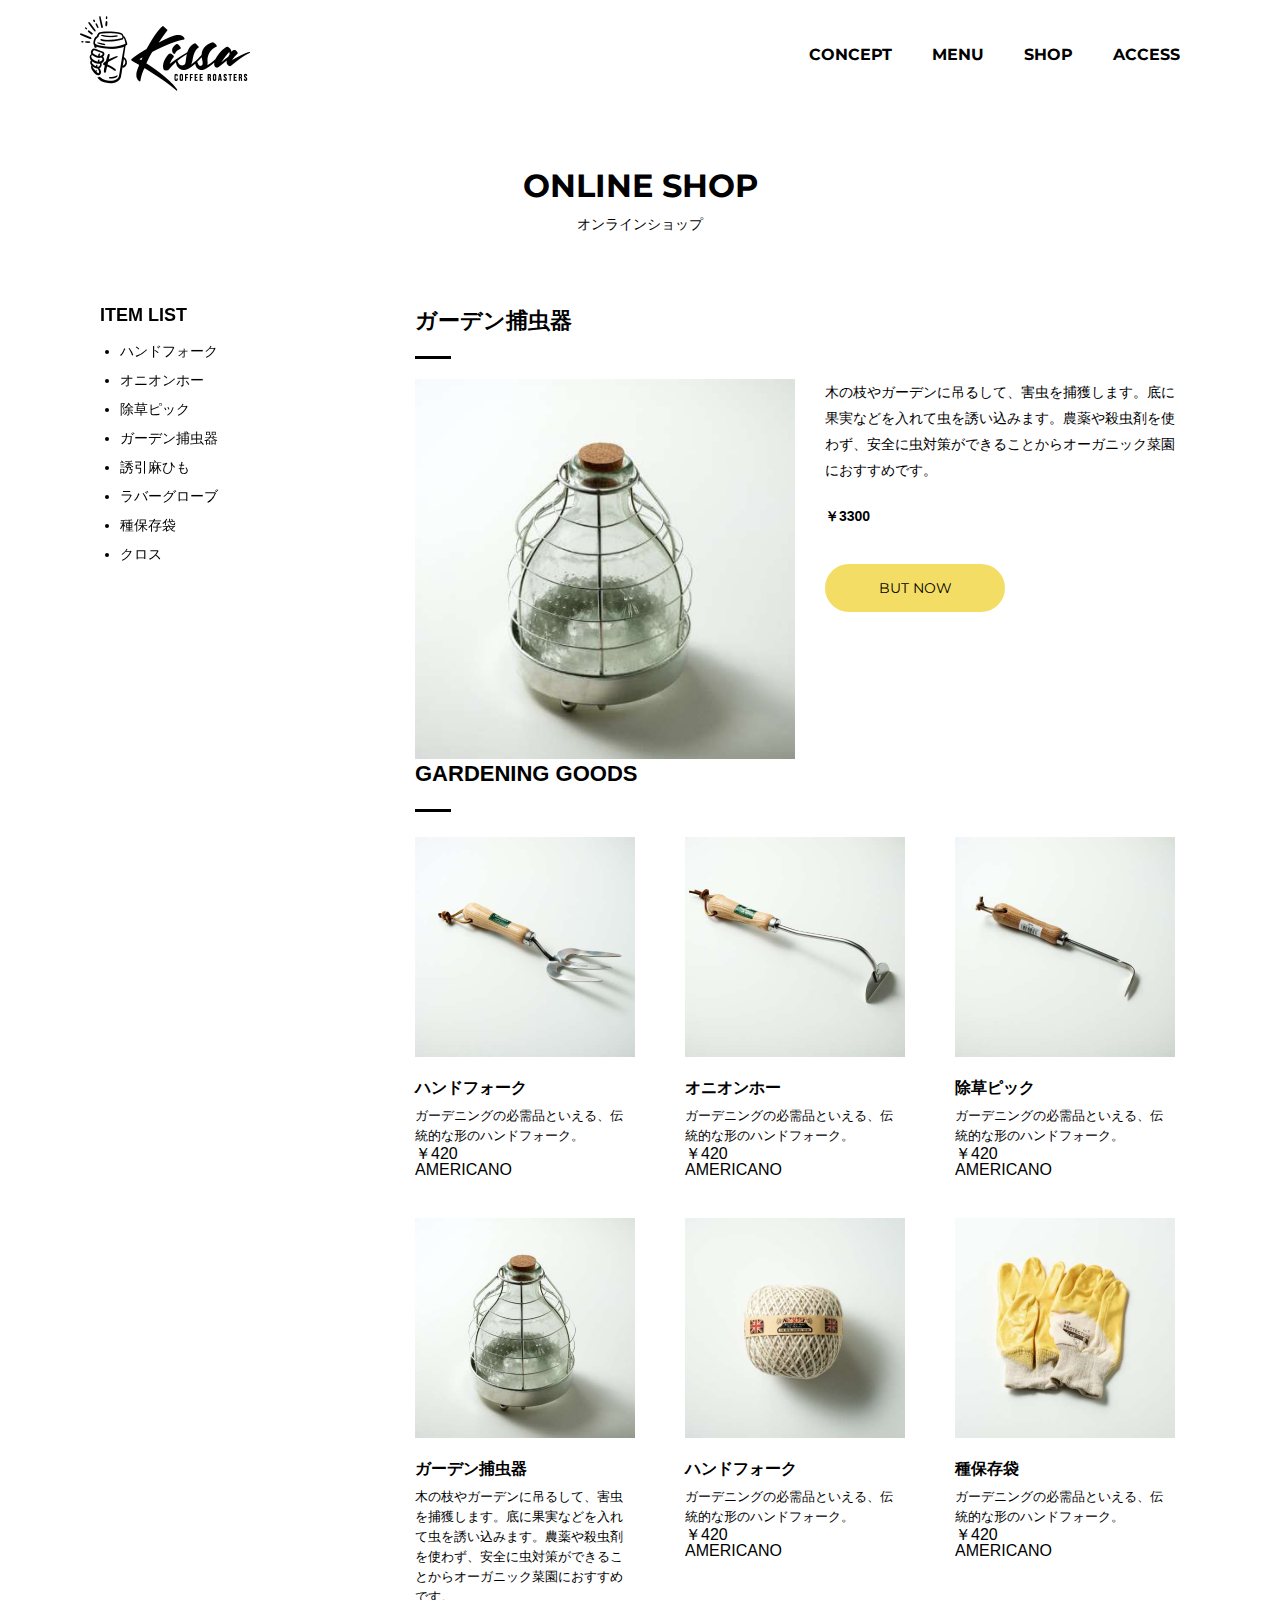
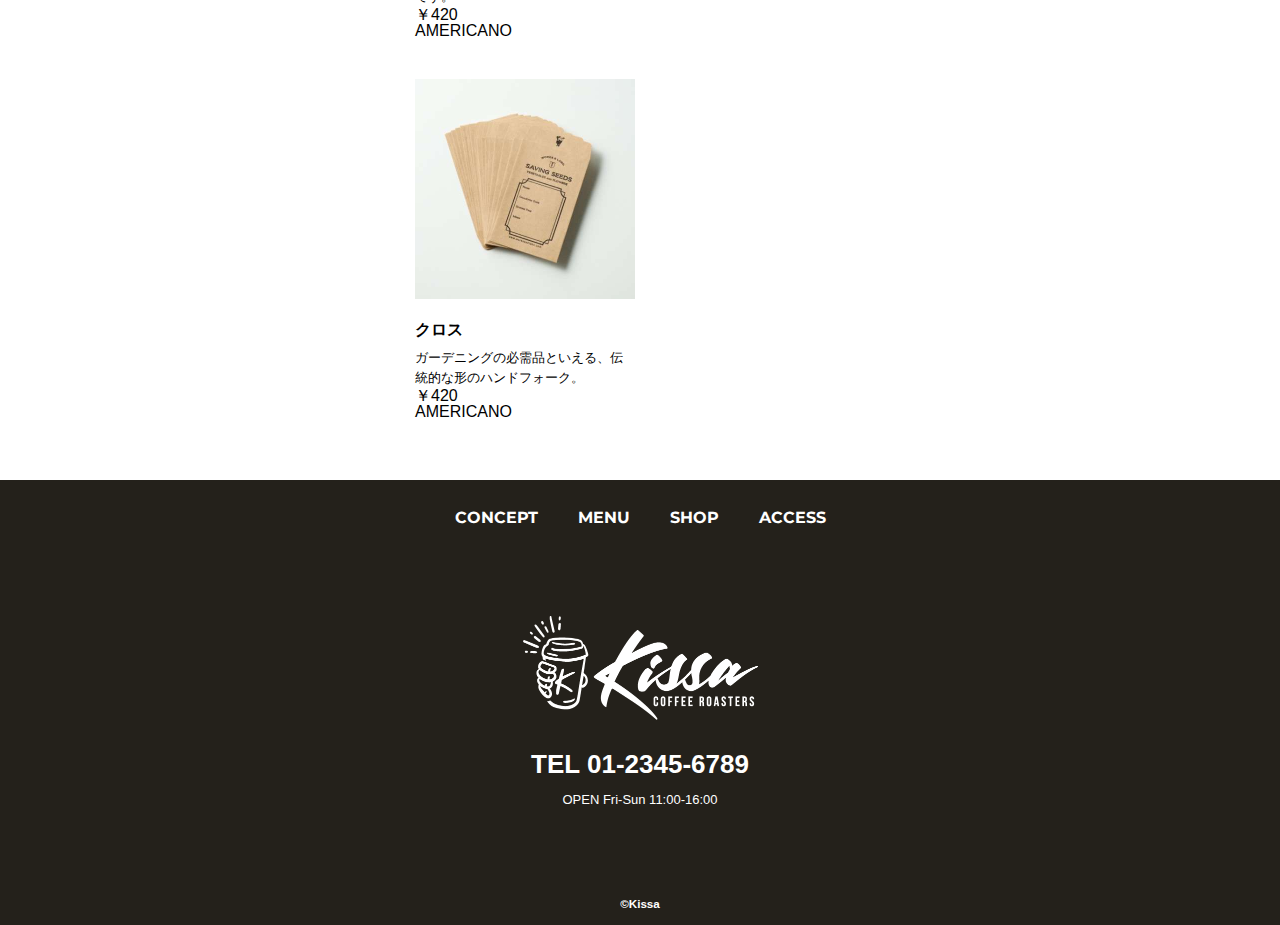
<file: shop-detail.html>
<!DOCTYPE html>
<html>
<!--head-->
<head>
    <meta charset="UTF-8">
    <title>ONLINE SHOP | KISSA official website</title>
    <meta name="description" content="KISSAのオンラインショップ、ガーデニンググッズなどを販売。">
    <meta name="viewport" content="width=device-width">
    <script src="HTML_CSS_WebDesign2\top\js\toggle-menu.js"></script>
    <link href="common.css" rel="stylesheet">
    <link href="shop.css" rel="stylesheet">
    <link rel="preconnect" href="https://fonts.googleapis.com">
    <link rel="preconnect" href="https://fonts.gstatic.com" crossorigin>
    <link href="https://fonts.googleapis.com/css2?family=Montserrat:ital,wght@0,700;1,700&display=swap" rel="stylesheet">
</head>
<!--head-->
<body>
    <header class="header">
        <div class="header-inner">
            <a class="header-logo" href="index.html">
                <img src="HTML_CSS_WebDesign2\top\images\common\logo-header.png" alt="KISSA">
            </a>
            <button class="toggle-menu-button"></button>
            <div class="header-site-menu">
                <nav class="site-menu">
                    <ul>
                        <li><a href="concept.html">CONCEPT</a></li>
                        <li><a href="menu.html">MENU</a></li>
                        <li><a href="shop.html">SHOP</a></li>
                        <li><a href="access.html">ACCESS</a></li>
                    </ul>
                </nav>
            </div>
        </div>
    </header>
    <!--main-->
    <main class="main">
      <div class="title">
        <h1>ONLINE SHOP</h1>
        <p>オンラインショップ</p>
      </div>
      <div class="shop-contents">
        <div class="shop-item">    
          <h2>ガーデン捕虫器</h2>
          <div class="item-area">
            <img src="HTML_CSS_WebDesign2\top\images\shop\img-item04.jpg" alt="ガーデン捕虫器の画像">
            <div class="about-item">
              <p class="item-text">木の枝やガーデンに吊るして、害虫を捕獲します。底に果実などを入れて虫を誘い込みます。農薬や殺虫剤を使わず、安全に虫対策ができることからオーガニック菜園におすすめです。</p>
              <p class="item-price">￥3300</p>
              <a href="https://www.amazon.co.jp/dp/4774190640/" target="_blank">BUT NOW</a>
            </div>
          </div>
          <div class="item-group recommended">
            <h2>GARDENING GOODS</h2>
            <ul class="item-list">
              <li>
                <a href="shop.html">
                  <img src="HTML_CSS_WebDesign2\top\images\shop\img-item01.jpg" alt="ハンドフォークの商品画像">
                  <dl>
                    <dt>ハンドフォーク</dt>
                    <dd>ガーデニングの必需品といえる、伝統的な形のハンドフォーク。</dd>
                  </dl>
                  <p class="price">￥420</p>
                  <p class="item-label">AMERICANO</p>
                </a>
              </li>
              <li>
                <a href="shop.html">
                  <img src="HTML_CSS_WebDesign2\top\images\shop\img-item02.jpg" alt="オニオンホーの商品画像">
                  <dl>
                    <dt>オニオンホー</dt>
                    <dd>ガーデニングの必需品といえる、伝統的な形のハンドフォーク。</dd>
                  </dl>
                  <p class="price">￥420</p>
                  <p class="item-label">AMERICANO</p>
                </a>
              </li>
              <li>
                <a href="shop.html">
                  <img src="HTML_CSS_WebDesign2\top\images\shop\img-item03.jpg" alt="除草ピックの商品画像">
                  <dl>
                    <dt>除草ピック</dt>
                    <dd>ガーデニングの必需品といえる、伝統的な形のハンドフォーク。</dd>
                  </dl>
                  <p class="price">￥420</p>
                  <p class="item-label">AMERICANO</p>
                </a>
              </li>
              <li>
                <a href="shop-detail.html">
                  <img src="HTML_CSS_WebDesign2\top\images\shop\img-item04.jpg" alt="ガーデン捕虫器の商品画像">
                  <dl>
                    <dt>ガーデン捕虫器</dt>
                    <dd>木の枝やガーデンに吊るして、害虫を捕獲します。底に果実などを入れて虫を誘い込みます。農薬や殺虫剤を使わず、安全に虫対策ができることからオーガニック菜園におすすめです。</dd>
                  </dl>
                  <p class="price">￥420</p>
                  <p class="item-label">AMERICANO</p>
                </a>
              </li>
              <li>
                <a href="shop.html">
                  <img src="HTML_CSS_WebDesign2\top\images\shop\img-item05.jpg" alt="ラバーグローブの商品画像">
                  <dl>
                    <dt>ハンドフォーク</dt>
                    <dd>ガーデニングの必需品といえる、伝統的な形のハンドフォーク。</dd>
                  </dl>
                  <p class="price">￥420</p>
                  <p class="item-label">AMERICANO</p>
                </a>
              </li>
              <li>
                <a href="shop.html">
                  <img src="HTML_CSS_WebDesign2\top\images\shop\img-item06.jpg" alt="種保存袋の商品画像">
                  <dl>
                    <dt>種保存袋</dt>
                    <dd>ガーデニングの必需品といえる、伝統的な形のハンドフォーク。</dd>
                  </dl>
                  <p class="price">￥420</p>
                  <p class="item-label">AMERICANO</p>
                </a>
              </li>
              <li>
                <a href="shop.html">
                  <img src="HTML_CSS_WebDesign2\top\images\shop\img-item07.jpg" alt="クロスの商品画像">
                  <dl>
                    <dt>クロス</dt>
                    <dd>ガーデニングの必需品といえる、伝統的な形のハンドフォーク。</dd>
                  </dl>
                  <p class="price">￥420</p>
                  <p class="item-label">AMERICANO</p>
                </a>
              </li>
            </ul>
          </div>
        </div>
        <aside class="shop-menu">
          <div class="shop-menu-inner">
            <h2>ITEM LIST</h2>
            <ul>
              <li><a href="shop.html">ハンドフォーク</a></li>
              <li><a href="shop.html">オニオンホー</a></li>
              <li><a href="shop.html">除草ピック</a></li>
              <li><a href="shop-detail.html">ガーデン捕虫器</a></li>
              <li><a href="shop.html">誘引麻ひも</a></li>
              <li><a href="shop.html">ラバーグローブ</a></li>
              <li><a href="shop.html">種保存袋</a></li>
              <li><a href="shop.html">クロス</a></li>
            </ul>
          </div>
        </aside>
      </div>
    </main>
    <!--main-->
    <!--footer-->
    <footer class="footer">
        <nav class="site-menu">
            <ul>
                <li><a href="concept.html">CONCEPT</a></li>
                <li><a href="menu.html">MENU</a></li>
                <li><a href="shop.html">SHOP</a></li>
                <li><a href="access.html">ACCESS</a></li>
            </ul>
        </nav>
        <a class="footer-logo" href="index.html">
            <img src="HTML_CSS_WebDesign2\top\images\common\logo-footer.png" alt="KISSA">
        </a>
        <p class="footer-tel">TEL 01-2345-6789</p>
        <p class="footer-time">OPEN Fri-Sun 11:00-16:00</p>
        <p class="copyright" ><small>&copy;Kissa</small></p>
        
    </footer>
    <!--footer-->
</body>

</html>
</file>
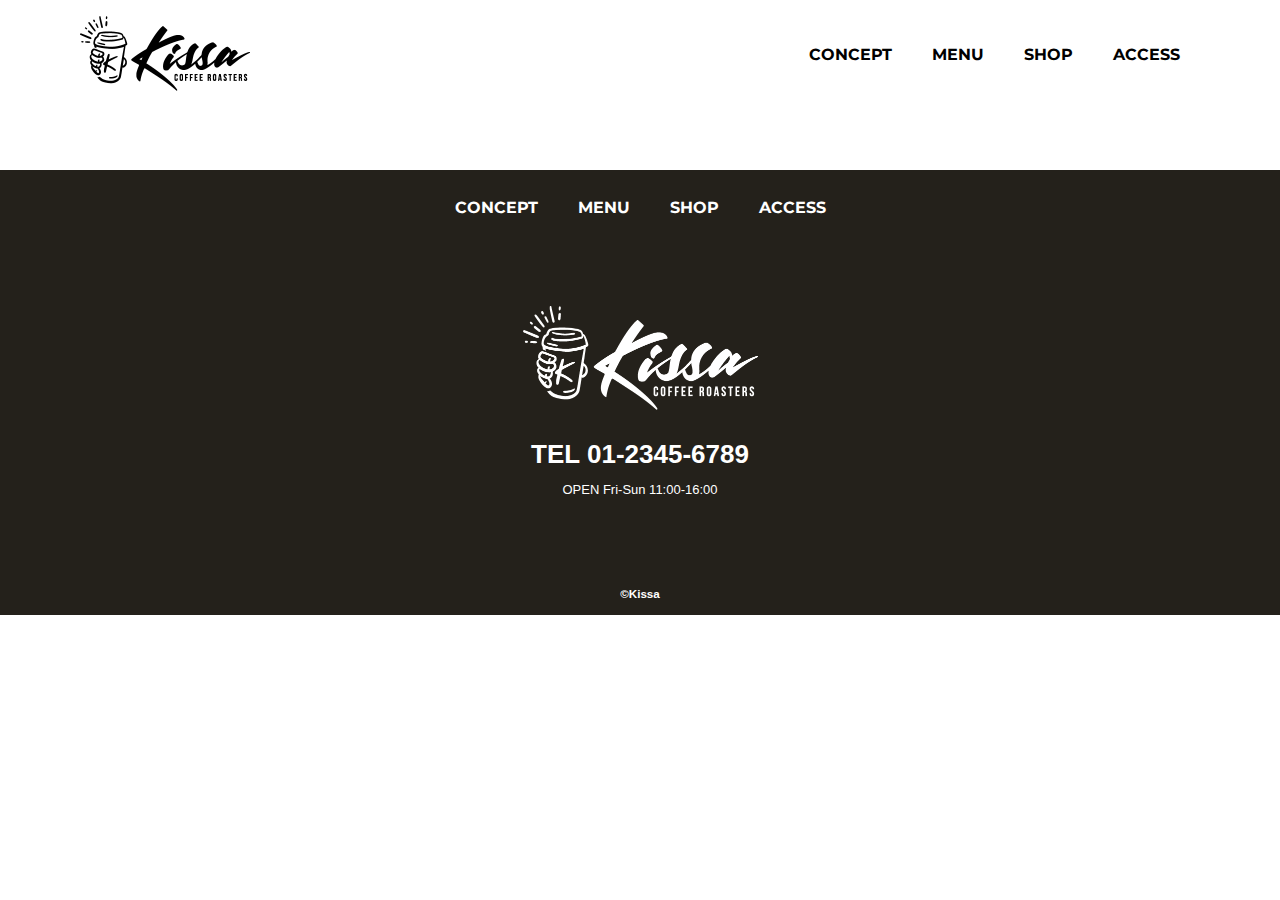
<file: shop.html>
<!DOCTYPE html>
<html>
<!--head-->
<head>
    <meta charset="UTF-8">
    <title>ONLINE SHOP | KISSA official website</title>
    <meta name="descrption" content="???�uKISSA�v???????��??�B���Ϋ~????????????????�C">
    <meta name="viewport" content="width=device-width">
    <script src="HTML_CSS_WebDesign2\top\js\toggle-menu.js"></script>
    <link href="common.css" rel="stylesheet">
    <link href="shop.css" rel="stylesheet">
    <link rel="preconnect" href="https://fonts.googleapis.com">
    <link rel="preconnect" href="https://fonts.gstatic.com" crossorigin>
    <link href="https://fonts.googleapis.com/css2?family=Montserrat:ital,wght@0,700;1,700&display=swap" rel="stylesheet">
</head>
<!--head-->
<body>
    <header class="header">
        <div class="header-inner">
            <a class="header-logo" href="index.html">
                <img src="HTML_CSS_WebDesign2\top\images\common\logo-header.png" alt="KISSA">
            </a>
            <button class="toggle-menu-button"></button>
            <div class="header-site-menu">
                <nav class="site-menu">
                    <ul>
                        <li><a href="concept.html">CONCEPT</a></li>
                        <li><a href="menu.html">MENU</a></li>
                        <li><a href="shop.html">SHOP</a></li>
                        <li><a href="access.html">ACCESS</a></li>
                    </ul>
                </nav>
            </div>
        </div>
    </header>
    <!--main-->
    <main class="main"></main>
    <!--main-->
    <!--footer-->
    <footer class="footer">
        <nav class="site-menu">
            <ul>
                <li><a href="concept.html">CONCEPT</a></li>
                <li><a href="menu.html">MENU</a></li>
                <li><a href="shop.html">SHOP</a></li>
                <li><a href="access.html">ACCESS</a></li>
            </ul>
        </nav>
        <a class="footer-logo" href="index.html">
            <img src="HTML_CSS_WebDesign2\top\images\common\logo-footer.png" alt="KISSA">
        </a>
        <p class="footer-tel">TEL 01-2345-6789</p>
        <p class="footer-time">OPEN Fri-Sun 11:00-16:00</p>
        <p class="copyright" ><small>&copy;Kissa</small></p>
        
    </footer>
    <!--footer-->
</body>

</html>
</file>
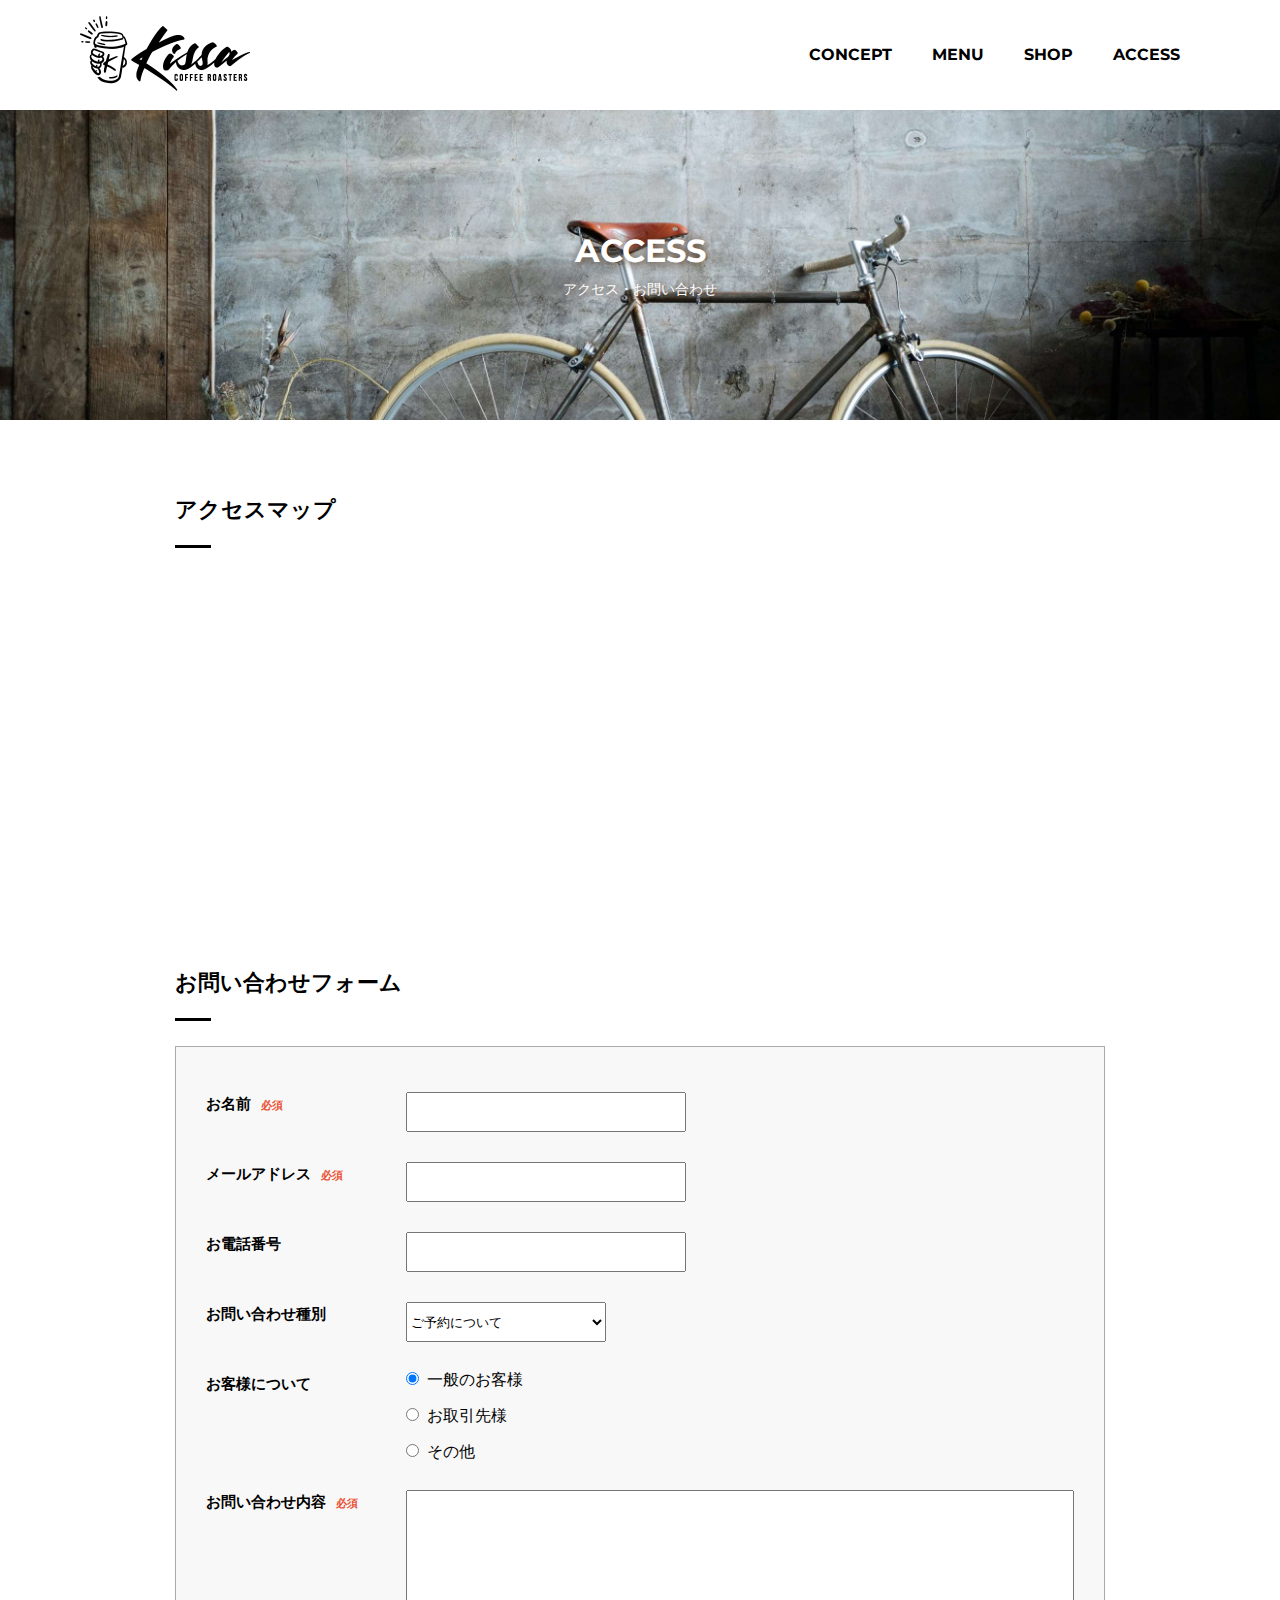
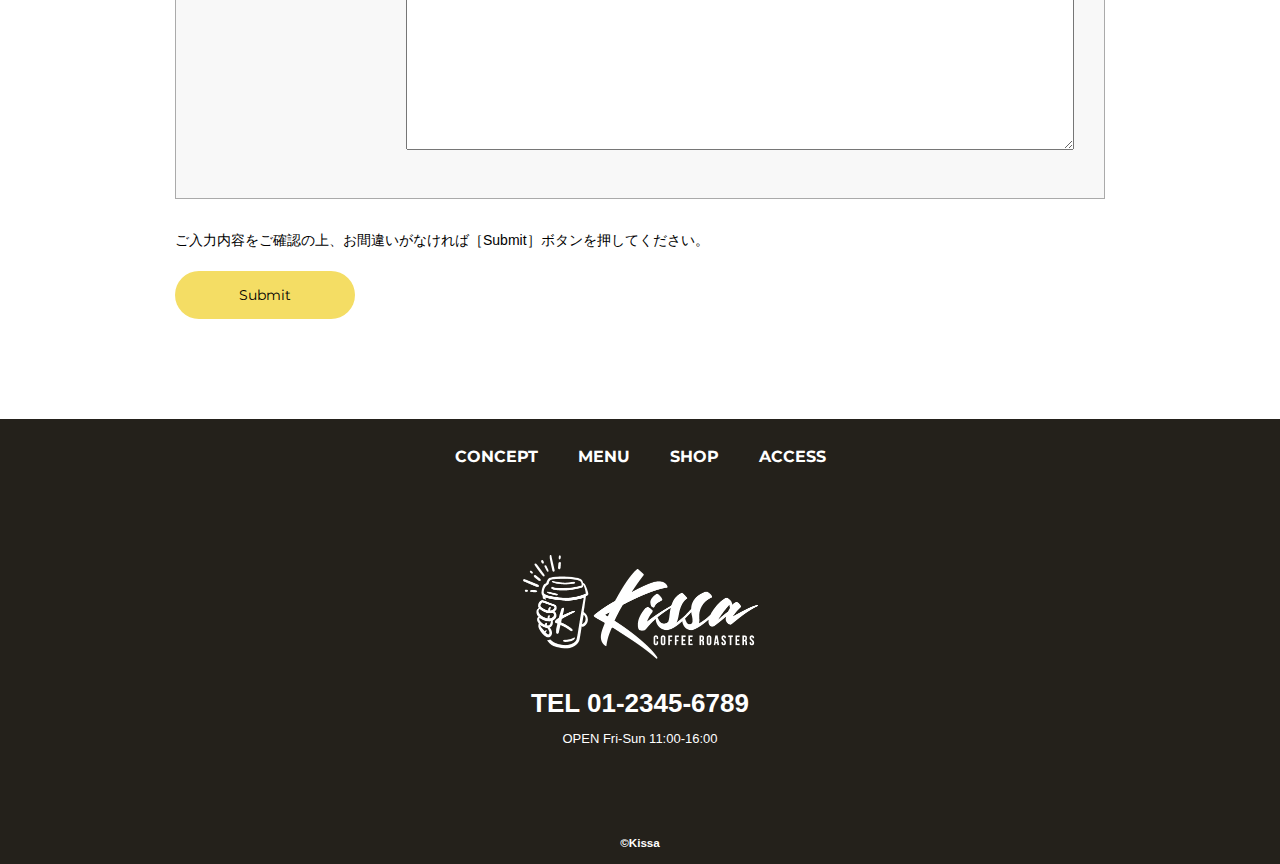
<file: HTML_CSS_WebDesign2/down/kissa/access.html>
<!DOCTYPE html>
<html>

<head>
  <meta charset="UTF-8">
  <title>ACCESS｜KISSA official website</title>
  <meta name="description" content="カフェ「KISSA」のアクセスマップと問い合わせフォームが掲載されたページです。">
  <meta name="viewport" content="width=device-width">
  <script src="./js/toggle-menu.js"></script>
  <link href="./css/common.css" rel="stylesheet">
  <link href="./css/access.css" rel="stylesheet">
  <link rel="preconnect" href="https://fonts.googleapis.com">
  <link rel="preconnect" href="https://fonts.gstatic.com" crossorigin>
  <link href="https://fonts.googleapis.com/css2?family=Montserrat:wght@700&display=swap" rel="stylesheet">
</head>

<body>

  <!-- headerここから -->
  <header class="header">
    <div class="header-inner">
      <a class="header-logo" href="./index.html">
        <img src="./images/common/logo-header.png" alt="KISSA">
      </a>
      <button class="toggle-menu-button"></button>
      <div class="header-site-menu">
        <nav class="site-menu">
          <ul>
            <li><a href="./concept.html">CONCEPT</a></li>
            <li><a href="./menu.html">MENU</a></li>
            <li><a href="./shop.html">SHOP</a></li>
            <li><a href="./access.html">ACCESS</a></li>
          </ul>
        </nav>
      </div>
    </div>
  </header>
  <!-- headerここまで -->

  <!-- mainここから -->
  <main class="main">
    <div class="title">
      <h1>ACCESS</h1>
      <p>アクセス・お問い合わせ</p>
    </div>
    <div class="map">
      <h2>アクセスマップ</h2>
      <iframe src="https://www.google.com/maps/embed?pb=!1m18!1m12!1m3!1d3233.3936550277863!2d138.3161019!3d35.8638688!2m3!1f0!2f0!3f0!3m2!1i1024!2i768!4f13.1!3m3!1m2!1s0x601c6987d64042f7%3A0xf6a5d71dff896602!2z5bCP5re15rKi6aeF!5e0!3m2!1sja!2sjp!4v1634704228582!5m2!1sja!2sjp" style="border:0;" allowfullscreen="" loading="lazy"></iframe>
    </div>
    <div class="contact">
      <h2>お問い合わせフォーム</h2>
      <form action="#">
        <dl class="form-area">
          <dt><span class="required">お名前</span></dt>
          <dd><input class="input-text" type="text" name="name" required></dd>
          <dt><span class="required">メールアドレス</span></dt>
          <dd><input class="input-text" type="email" name="email" required></dd>
          <dt>お電話番号</dt>
          <dd><input class="input-text" type="tel" name="tel"></dd>
          <dt>お問い合わせ種別</dt>
          <dd>
            <select class="select-box" name="genre">
              <option value="ご予約について" selected>ご予約について</option>
              <option value="メニューについて">メニューについて</option>
              <option value="営業時間について">営業時間について</option>
            </select>
          </dd>
          <dt>お客様について</dt>
          <dd>
            <label class="radio-button"><input type="radio" name="user-type" value="一般のお客様" checked>一般のお客様</label>
            <label class="radio-button"><input type="radio" name="user-type" value="お取引先様">お取引先様</label>
            <label class="radio-button"><input type="radio" name="user-type" value="その他">その他</label>
          </dd>
          <dt><span class="required">お問い合わせ内容</span></dt>
          <dd><textarea class="message" name="message" required></textarea></dd>
        </dl>
        <p class="confirm-text">ご入力内容をご確認の上、お間違いがなければ［Submit］ボタンを押してください。</p>
        <button class="submit-button" type="submit">Submit</button>
      </form>
    </div>
  </main>
  <!-- mainここまで -->

  <!-- footerここから -->
  <footer class="footer">
    <nav class="site-menu">
      <ul>
        <li><a href="./concept.html">CONCEPT</a></li>
        <li><a href="./menu.html">MENU</a></li>
        <li><a href="./shop.html">SHOP</a></li>
        <li><a href="./access.html">ACCESS</a></li>
      </ul>
    </nav>
    <a class="footer-logo" href="./index.html">
      <img src="./images/common/logo-footer.png" alt="KISSA">
    </a>
    <p class="footer-tel">TEL 01-2345-6789</p>
    <p class="footer-time">OPEN Fri-Sun 11:00-16:00</p>
    <p class="copyright"><small>&copy;Kissa</small></p>
  </footer>
  <!-- footerここまで -->

</body>

</html>
</file>
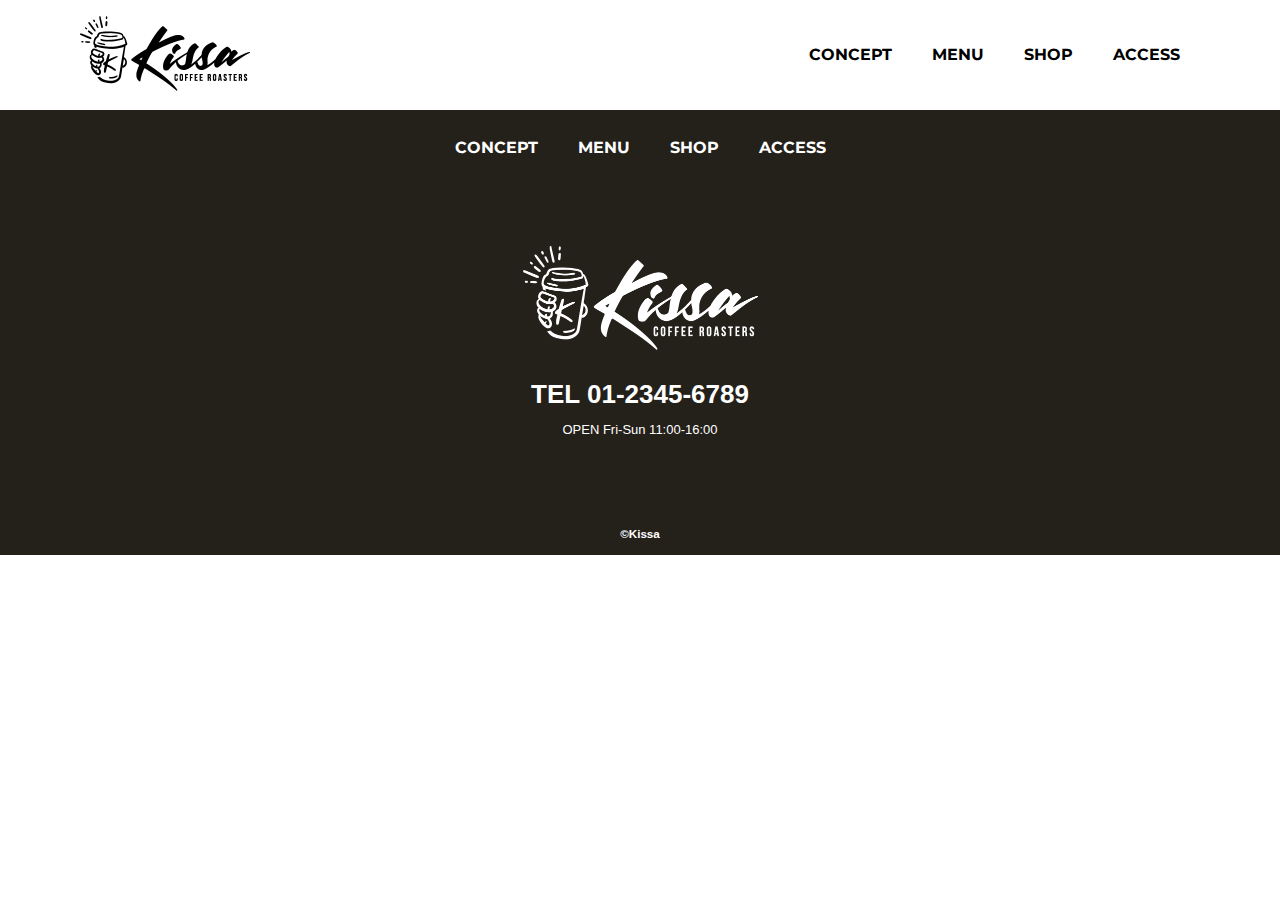
<file: HTML_CSS_WebDesign2/down/kissa/common.html>
<!DOCTYPE html>
<html>

<head>
  <meta charset="UTF-8">
  <title>KISSA official website</title>
  <meta name="description" content="ページの概要文を記載します">
  <meta name="viewport" content="width=device-width">
  <script src="./js/toggle-menu.js"></script>
  <link href="./css/common.css" rel="stylesheet">
  <link rel="preconnect" href="https://fonts.googleapis.com">
  <link rel="preconnect" href="https://fonts.gstatic.com" crossorigin>
  <link href="https://fonts.googleapis.com/css2?family=Montserrat:wght@700&display=swap" rel="stylesheet">
</head>

<body>

  <!-- headerここから -->
  <header class="header">
    <div class="header-inner">
      <a class="header-logo" href="./index.html">
        <img src="./images/common/logo-header.png" alt="KISSA">
      </a>
      <button class="toggle-menu-button"></button>
      <div class="header-site-menu">
        <nav class="site-menu">
          <ul>
            <li><a href="./concept.html">CONCEPT</a></li>
            <li><a href="./menu.html">MENU</a></li>
            <li><a href="./shop.html">SHOP</a></li>
            <li><a href="./access.html">ACCESS</a></li>
          </ul>
        </nav>
      </div>
    </div>
  </header>
  <!-- headerここまで -->

  <!-- mainここから -->
  <main class="main"></main>
  <!-- mainここまで -->

  <!-- footerここから -->
  <footer class="footer">
    <nav class="site-menu">
      <ul>
        <li><a href="./concept.html">CONCEPT</a></li>
        <li><a href="./menu.html">MENU</a></li>
        <li><a href="./shop.html">SHOP</a></li>
        <li><a href="./access.html">ACCESS</a></li>
      </ul>
    </nav>
    <a class="footer-logo" href="./index.html">
      <img src="./images/common/logo-footer.png" alt="KISSA">
    </a>
    <p class="footer-tel">TEL 01-2345-6789</p>
    <p class="footer-time">OPEN Fri-Sun 11:00-16:00</p>
    <p class="copyright"><small>&copy;Kissa</small></p>
  </footer>
  <!-- footerここまで -->

</body>

</html>
</file>
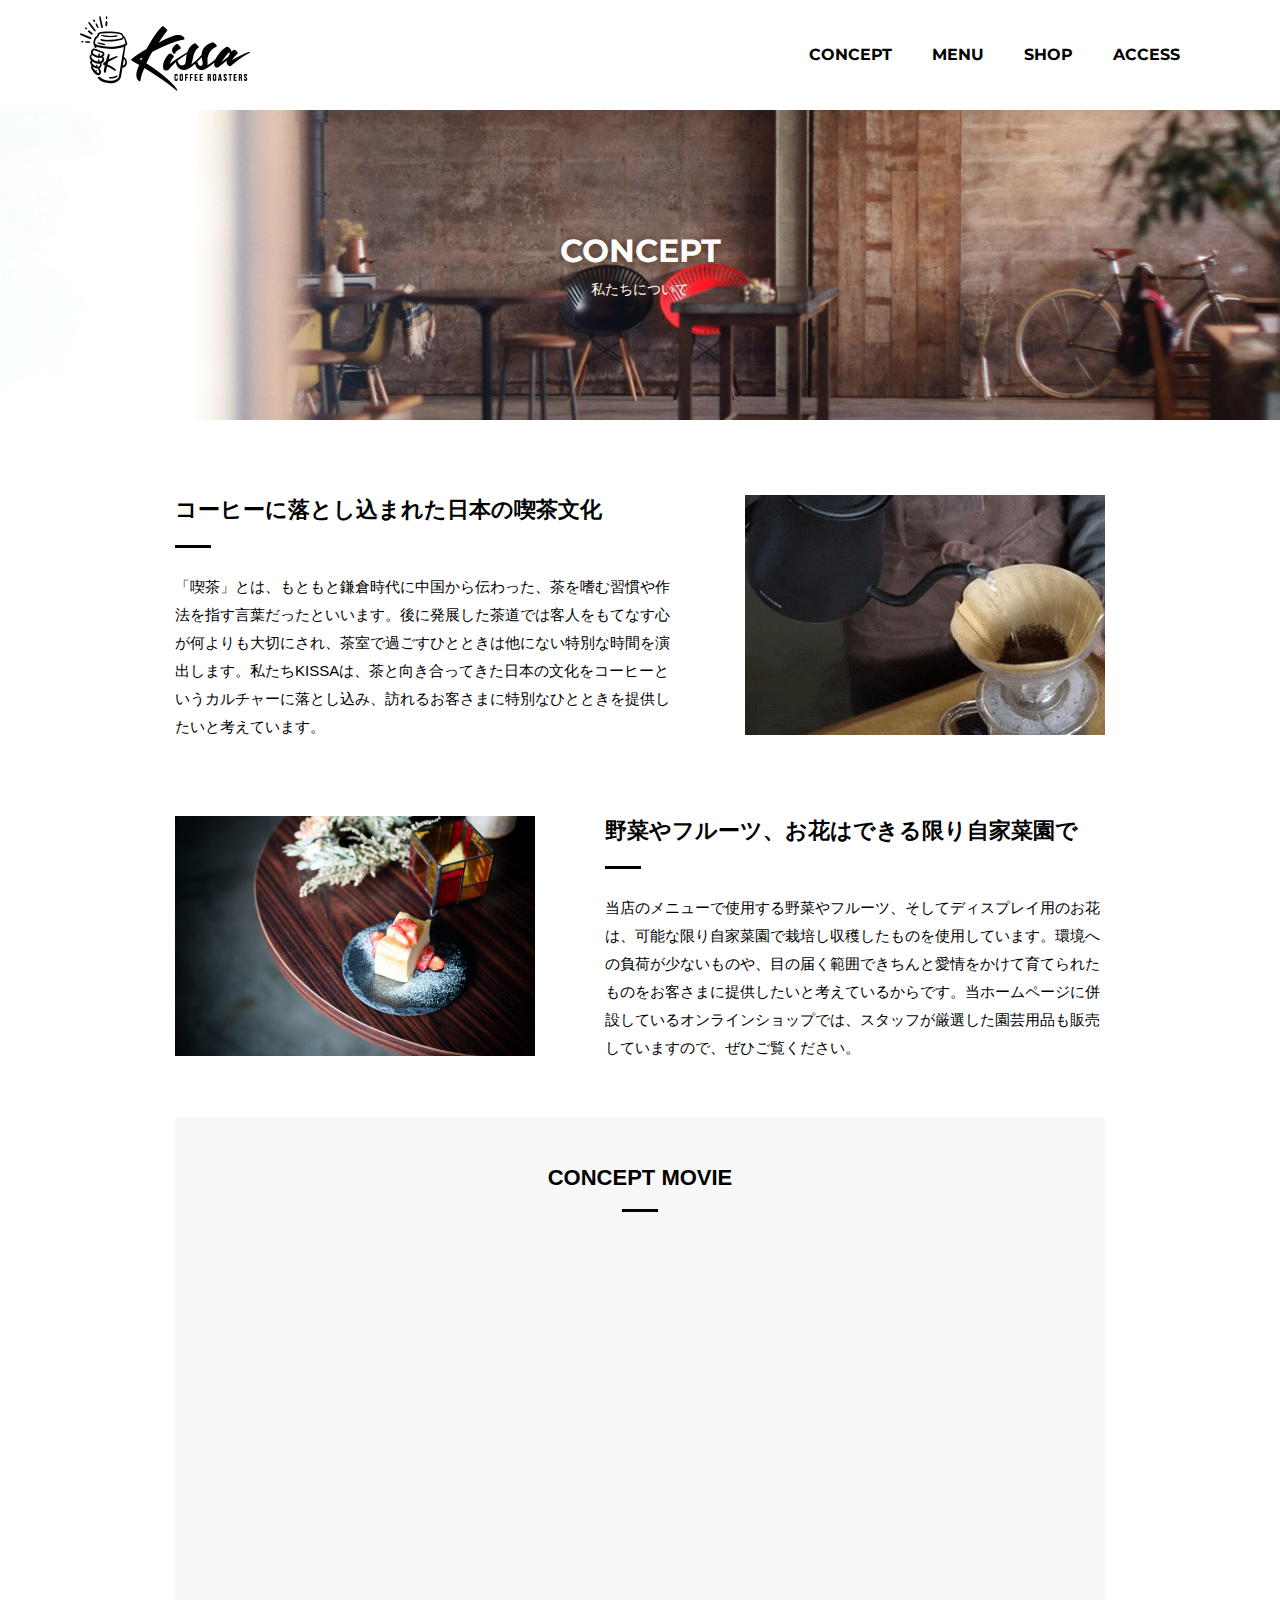
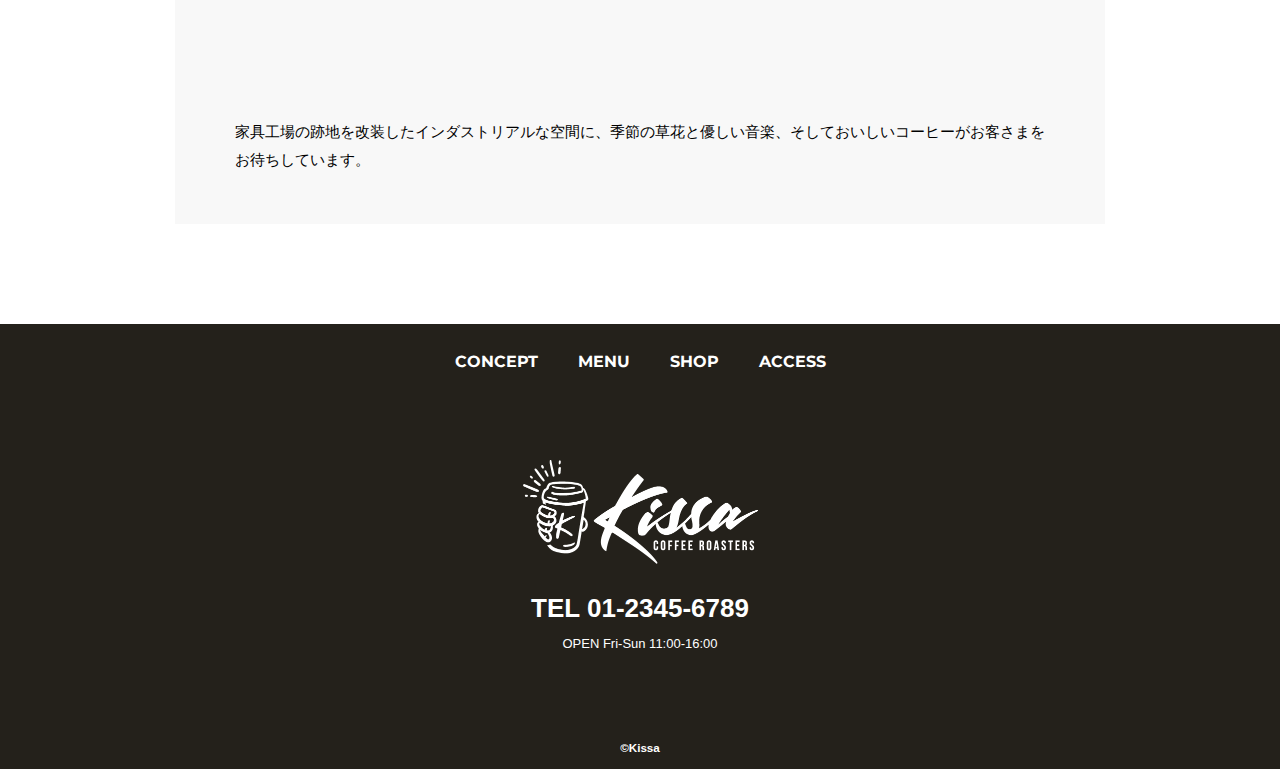
<file: HTML_CSS_WebDesign2/down/kissa/concept.html>
<!DOCTYPE html>
<html>

<head>
  <meta charset="UTF-8">
  <title>CONCEPT｜KISSA official website</title>
  <meta name="description" content="カフェ「KISSA」は日本の喫茶文化をコーヒーに落とし込み、訪れるお客さまに特別なひとときを提供します。">
  <meta name="viewport" content="width=device-width">
  <script src="./js/toggle-menu.js"></script>
  <link href="./css/common.css" rel="stylesheet">
  <link href="./css/concept.css" rel="stylesheet">
  <link rel="preconnect" href="https://fonts.googleapis.com">
  <link rel="preconnect" href="https://fonts.gstatic.com" crossorigin>
  <link href="https://fonts.googleapis.com/css2?family=Montserrat:wght@700&display=swap" rel="stylesheet">
</head>

<body>

  <!-- headerここから -->
  <header class="header">
    <div class="header-inner">
      <a class="header-logo" href="./index.html">
        <img src="./images/common/logo-header.png" alt="KISSA">
      </a>
      <button class="toggle-menu-button"></button>
      <div class="header-site-menu">
        <nav class="site-menu">
          <ul>
            <li><a href="./concept.html">CONCEPT</a></li>
            <li><a href="./menu.html">MENU</a></li>
            <li><a href="./shop.html">SHOP</a></li>
            <li><a href="./access.html">ACCESS</a></li>
          </ul>
        </nav>
      </div>
    </div>
  </header>
  <!-- headerここまで -->

  <!-- mainここから -->
  <main class="main">
    <div class="title">
      <h1>CONCEPT</h1>
      <p>私たちについて</p>
    </div>
    <div class="feature">
      <div class="feature-text">
        <h2>コーヒーに落とし込まれた日本の喫茶文化</h2>
        <p>「喫茶」とは、もともと鎌倉時代に中国から伝わった、茶を嗜む習慣や作法を指す言葉だったといいます。後に発展した茶道では客人をもてなす心が何よりも大切にされ、茶室で過ごすひとときは他にない特別な時間を演出します。私たちKISSAは、茶と向き合ってきた日本の文化をコーヒーというカルチャーに落とし込み、訪れるお客さまに特別なひとときを提供したいと考えています。</p>
      </div>
      <img src="./images/concept/img-item01.gif" alt="コーヒーを淹れている画像">
    </div>
    <div class="feature reverse">
      <div class="feature-text">
        <h2>野菜やフルーツ、お花はできる限り自家菜園で</h2>
        <p>当店のメニューで使用する野菜やフルーツ、そしてディスプレイ用のお花は、可能な限り自家菜園で栽培し収穫したものを使用しています。環境への負荷が少ないものや、目の届く範囲できちんと愛情をかけて育てられたものをお客さまに提供したいと考えているからです。当ホームページに併設しているオンラインショップでは、スタッフが厳選した園芸用品も販売していますので、ぜひご覧ください。</p>
      </div>
      <img src="./images/concept/img-item02.jpg" alt="ケーキとドライフラワーの画像">
    </div>
    <div class="movie">
      <h2>CONCEPT MOVIE</h2>
      <iframe src="https://www.youtube.com/embed/bHzURMA0SKc" title="YouTube video player" frameborder="0" allow="accelerometer; autoplay; clipboard-write; encrypted-media; gyroscope; picture-in-picture" allowfullscreen></iframe>
      <p>家具工場の跡地を改装したインダストリアルな空間に、季節の草花と優しい音楽、そしておいしいコーヒーがお客さまをお待ちしています。</p>
    </div>
  </main>
  <!-- mainここまで -->

  <!-- footerここから -->
  <footer class="footer">
    <nav class="site-menu">
      <ul>
        <li><a href="./concept.html">CONCEPT</a></li>
        <li><a href="./menu.html">MENU</a></li>
        <li><a href="./shop.html">SHOP</a></li>
        <li><a href="./access.html">ACCESS</a></li>
      </ul>
    </nav>
    <a class="footer-logo" href="./index.html">
      <img src="./images/common/logo-footer.png" alt="KISSA">
    </a>
    <p class="footer-tel">TEL 01-2345-6789</p>
    <p class="footer-time">OPEN Fri-Sun 11:00-16:00</p>
    <p class="copyright"><small>&copy;Kissa</small></p>
  </footer>
  <!-- footerここまで -->

</body>

</html>
</file>
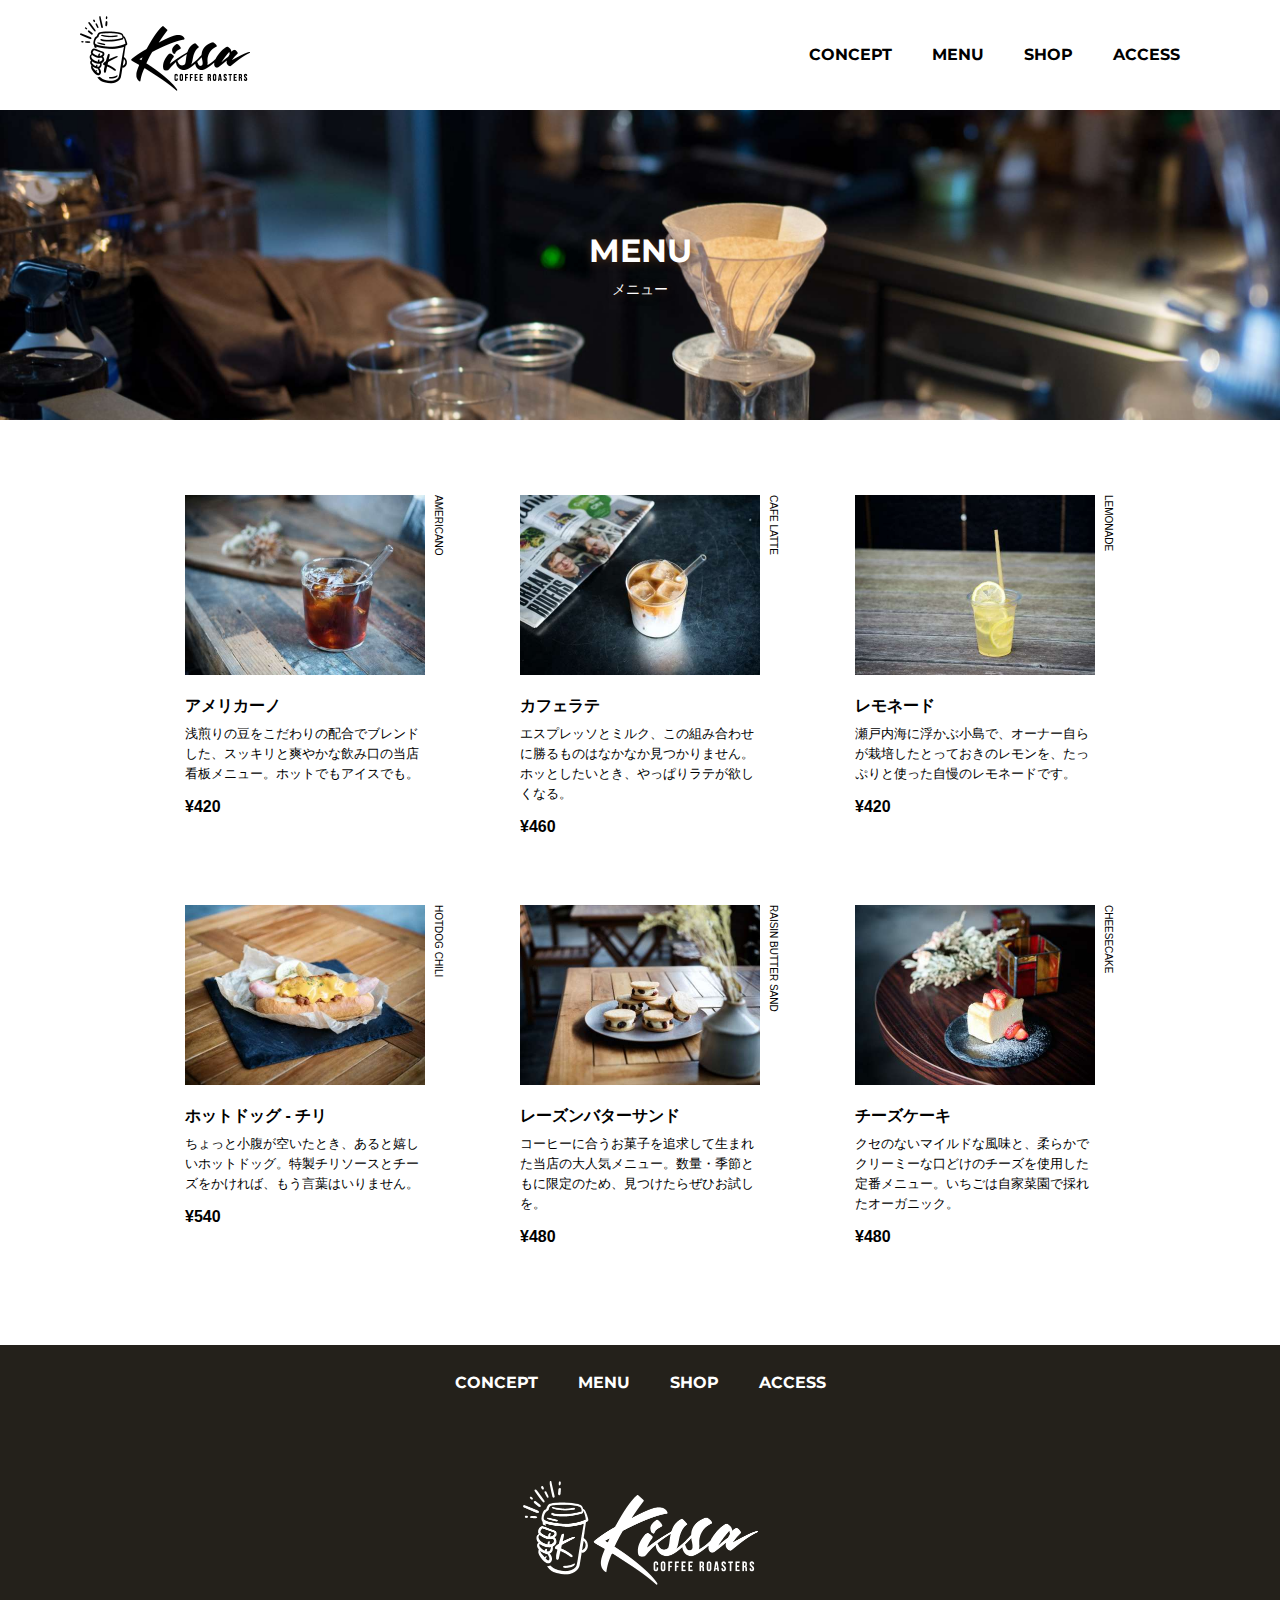
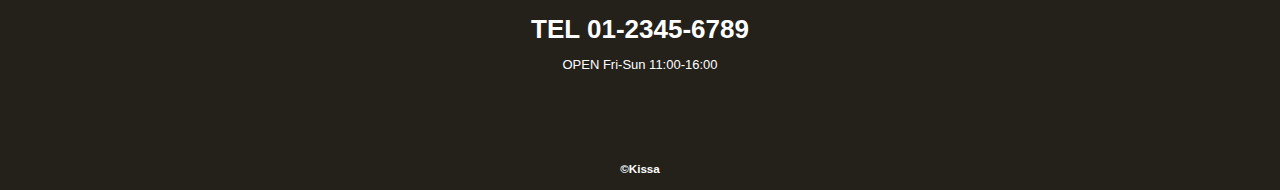
<file: HTML_CSS_WebDesign2/down/kissa/menu.html>
<!DOCTYPE html>
<html>

<head>
  <meta charset="UTF-8">
  <title>MENU｜KISSA official website</title>
  <meta name="description" content="カフェ「KISSA」のメニューを掲載しています。こだわりの浅煎りコーヒーをはじめ、さまざまなメニューをご用意しています。">
  <meta name="viewport" content="width=device-width">
  <script src="./js/toggle-menu.js"></script>
  <link href="./css/common.css" rel="stylesheet">
  <link href="./css/menu.css" rel="stylesheet">
  <link rel="preconnect" href="https://fonts.googleapis.com">
  <link rel="preconnect" href="https://fonts.gstatic.com" crossorigin>
  <link href="https://fonts.googleapis.com/css2?family=Montserrat:wght@700&display=swap" rel="stylesheet">
</head>

<body>

  <!-- headerここから -->
  <header class="header">
    <div class="header-inner">
      <a class="header-logo" href="./index.html">
        <img src="./images/common/logo-header.png" alt="KISSA">
      </a>
      <button class="toggle-menu-button"></button>
      <div class="header-site-menu">
        <nav class="site-menu">
          <ul>
            <li><a href="./concept.html">CONCEPT</a></li>
            <li><a href="./menu.html">MENU</a></li>
            <li><a href="./shop.html">SHOP</a></li>
            <li><a href="./access.html">ACCESS</a></li>
          </ul>
        </nav>
      </div>
    </div>
  </header>
  <!-- headerここまで -->

  <!-- mainここから -->
  <main class="main">
    <div class="title">
      <h1>MENU</h1>
      <p>メニュー</p>
    </div>
    <ul class="item-list">
      <li>
        <img src="./images/menu/img-item01.jpg" alt="アメリカーノの商品画像">
        <dl>
          <dt>アメリカーノ</dt>
          <dd>浅煎りの豆をこだわりの配合でブレンドした、スッキリと爽やかな飲み口の当店看板メニュー。ホットでもアイスでも。</dd>
        </dl>
        <p class="price">¥420</p>
        <p class="item-label">AMERICANO</p>
      </li>
      <li>
        <img src="./images/menu/img-item02.jpg" alt="カフェラテの商品画像">
        <dl>
          <dt>カフェラテ</dt>
          <dd>エスプレッソとミルク、この組み合わせに勝るものはなかなか見つかりません。ホッとしたいとき、やっぱりラテが欲しくなる。</dd>
        </dl>
        <p class="price">¥460</p>
        <p class="item-label">CAFE LATTE</p>
      </li>
      <li>
        <img src="./images/menu/img-item03.jpg" alt="レモネードの商品画像">
        <dl>
          <dt>レモネード</dt>
          <dd>瀬戸内海に浮かぶ小島で、オーナー自らが栽培したとっておきのレモンを、たっぷりと使った自慢のレモネードです。</dd>
        </dl>
        <p class="price">¥420</p>
        <p class="item-label">LEMONADE</p>
      </li>
      <li>
        <img src="./images/menu/img-item04.jpg" alt="ホットドッグ - チリの商品画像">
        <dl>
          <dt>ホットドッグ - チリ</dt>
          <dd>ちょっと小腹が空いたとき、あると嬉しいホットドッグ。特製チリソースとチーズをかければ、もう言葉はいりません。</dd>
        </dl>
        <p class="price">¥540</p>
        <p class="item-label">HOTDOG CHILI</p>
      </li>
      <li>
        <img src="./images/menu/img-item05.jpg" alt="レーズンバターサンドの商品画像">
        <dl>
          <dt>レーズンバターサンド</dt>
          <dd>コーヒーに合うお菓子を追求して生まれた当店の大人気メニュー。数量・季節ともに限定のため、見つけたらぜひお試しを。</dd>
        </dl>
        <p class="price">¥480</p>
        <p class="item-label">RAISIN BUTTER SAND</p>
      </li>
      <li>
        <img src="./images/menu/img-item06.jpg" alt="チーズケーキの商品画像">
        <dl>
          <dt>チーズケーキ</dt>
          <dd>クセのないマイルドな風味と、柔らかでクリーミーな口どけのチーズを使用した定番メニュー。いちごは自家菜園で採れたオーガニック。</dd>
        </dl>
        <p class="price">¥480</p>
        <p class="item-label">CHEESECAKE</p>
      </li>
    </ul>
  </main>
  <!-- mainここまで -->

  <!-- footerここから -->
  <footer class="footer">
    <nav class="site-menu">
      <ul>
        <li><a href="./concept.html">CONCEPT</a></li>
        <li><a href="./menu.html">MENU</a></li>
        <li><a href="./shop.html">SHOP</a></li>
        <li><a href="./access.html">ACCESS</a></li>
      </ul>
    </nav>
    <a class="footer-logo" href="./index.html">
      <img src="./images/common/logo-footer.png" alt="KISSA">
    </a>
    <p class="footer-tel">TEL 01-2345-6789</p>
    <p class="footer-time">OPEN Fri-Sun 11:00-16:00</p>
    <p class="copyright"><small>&copy;Kissa</small></p>
  </footer>
  <!-- footerここまで -->

</body>

</html>
</file>
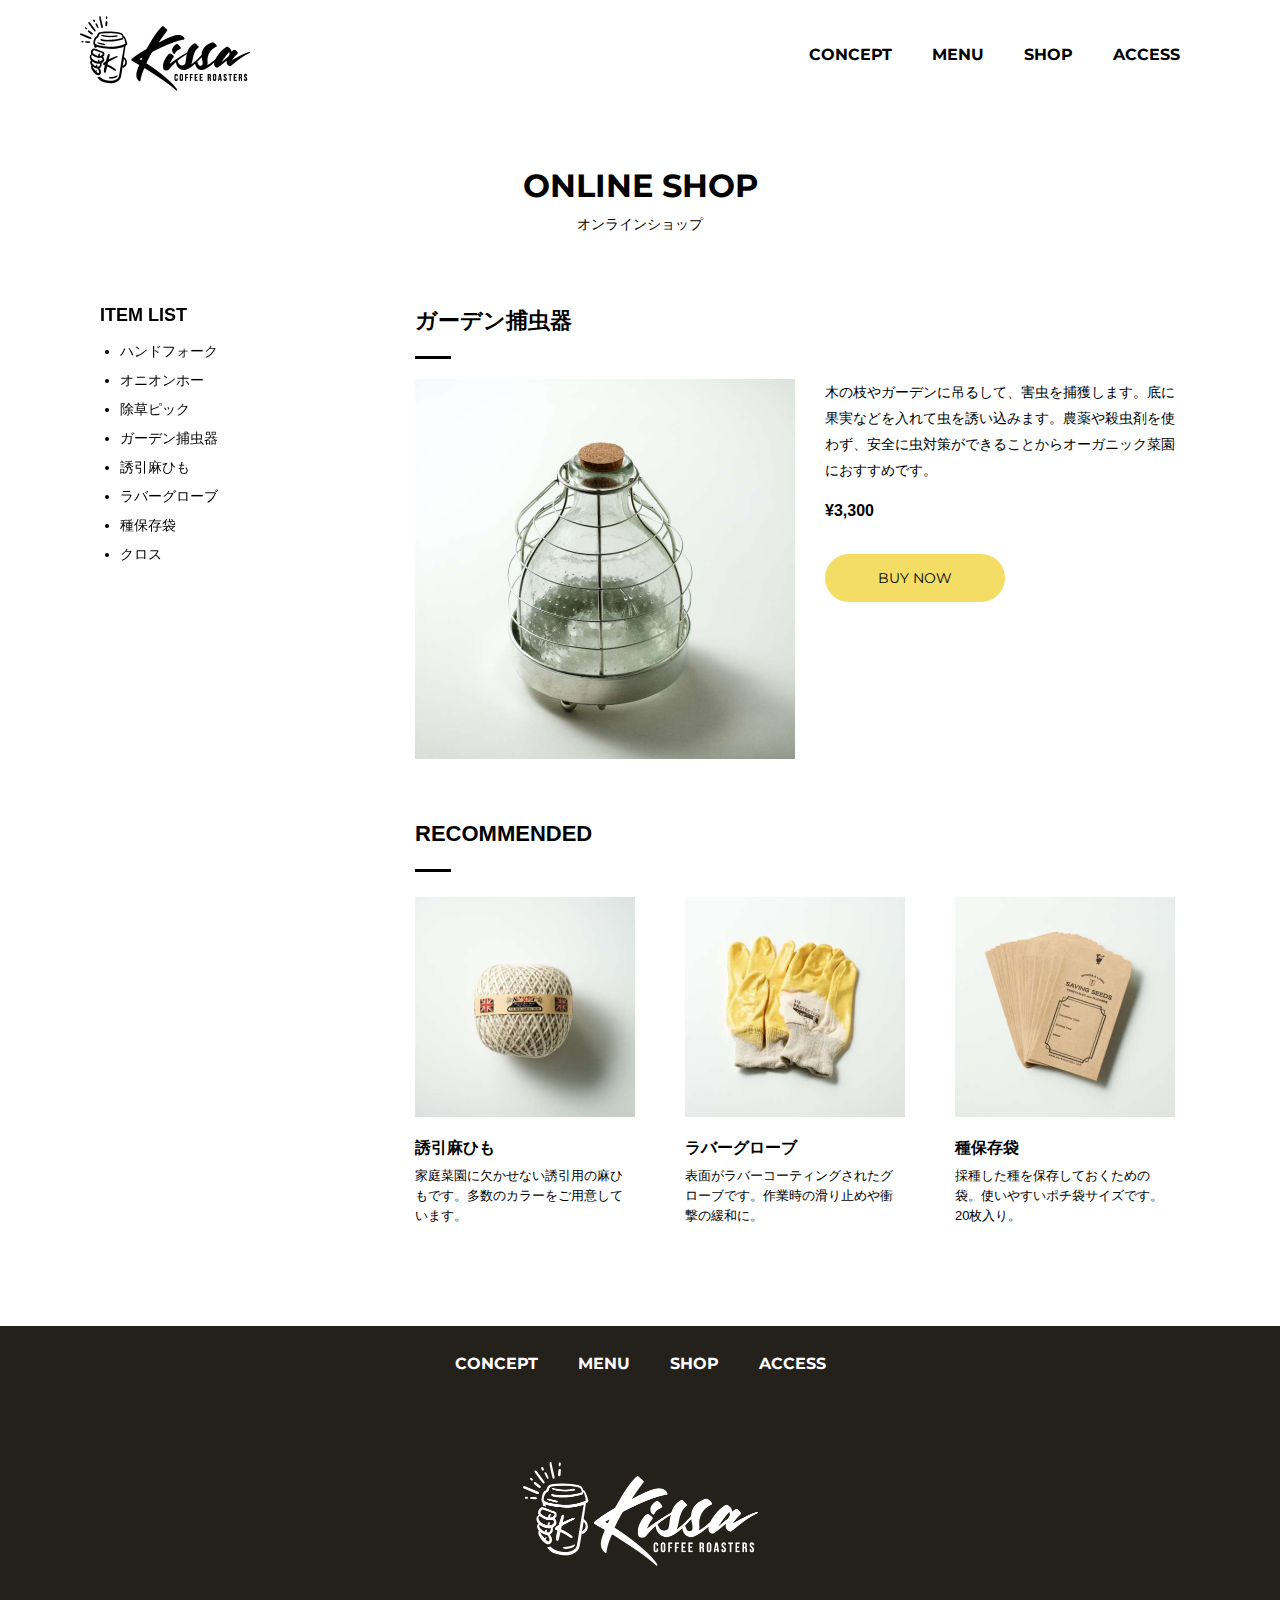
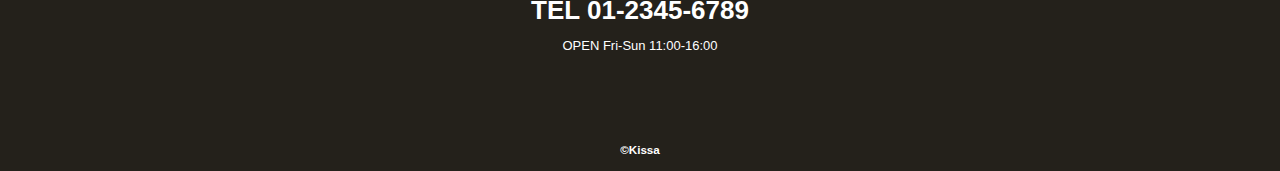
<file: HTML_CSS_WebDesign2/down/kissa/shop-detail.html>
<!DOCTYPE html>
<html>

<head>
  <meta charset="UTF-8">
  <title>ONLINE SHOP｜KISSA official website</title>
  <meta name="description" content="カフェ「KISSA」のスタッフが厳選した、園芸用品のオンラインショップのページです。">
  <meta name="viewport" content="width=device-width">
  <script src="./js/toggle-menu.js"></script>
  <link href="./css/common.css" rel="stylesheet">
  <link href="./css/shop.css" rel="stylesheet">
  <link rel="preconnect" href="https://fonts.googleapis.com">
  <link rel="preconnect" href="https://fonts.gstatic.com" crossorigin>
  <link href="https://fonts.googleapis.com/css2?family=Montserrat:wght@700&display=swap" rel="stylesheet">
</head>

<body>

  <!-- headerここから -->
  <header class="header">
    <div class="header-inner">
      <a class="header-logo" href="./index.html">
        <img src="./images/common/logo-header.png" alt="KISSA">
      </a>
      <button class="toggle-menu-button"></button>
      <div class="header-site-menu">
        <nav class="site-menu">
          <ul>
            <li><a href="./concept.html">CONCEPT</a></li>
            <li><a href="./menu.html">MENU</a></li>
            <li><a href="./shop.html">SHOP</a></li>
            <li><a href="./access.html">ACCESS</a></li>
          </ul>
        </nav>
      </div>
    </div>
  </header>
  <!-- headerここまで -->

  <!-- mainここから -->
  <main class="main">
    <div class="title">
      <h1>ONLINE SHOP</h1>
      <p>オンラインショップ</p>
    </div>
    <div class="shop-contents">
      <div class="shop-item">
        <h2>ガーデン捕虫器</h2>
        <div class="item-area">
          <img src="./images/shop/img-item04-large.jpg" alt="ガーデン捕虫器の画像">
          <div class="about-item">
            <p class="item-text">木の枝やガーデンに吊るして、害虫を捕獲します。底に果実などを入れて虫を誘い込みます。農薬や殺虫剤を使わず、安全に虫対策ができることからオーガニック菜園におすすめです。</p>
            <p class="item-price">¥3,300</p>
            <a href="https://www.amazon.co.jp/dp/4774190640/" target="_blank">BUY NOW</a>
          </div>
        </div>
        <div class="item-group recommended">
          <h2>RECOMMENDED</h2>
          <ul class="item-list">
            <li>
              <a href="./shop-detail.html">
                <img src="./images/shop/img-item05.jpg" alt="誘引麻ひもの画像">
                <dl>
                  <dt>誘引麻ひも</dt>
                  <dd>家庭菜園に欠かせない誘引用の麻ひもです。多数のカラーをご用意しています。</dd>
                </dl>
              </a>
            </li>
            <li>
              <a href="./shop-detail.html">
                <img src="./images/shop/img-item06.jpg" alt="ラバーグローブの画像">
                <dl>
                  <dt>ラバーグローブ</dt>
                  <dd>表面がラバーコーティングされたグローブです。作業時の滑り止めや衝撃の緩和に。</dd>
                </dl>
              </a>
            </li>
            <li>
              <a href="./shop-detail.html">
                <img src="./images/shop/img-item07.jpg" alt="種保存袋の商品画像">
                <dl>
                  <dt>種保存袋</dt>
                  <dd>採種した種を保存しておくための袋。使いやすいポチ袋サイズです。20枚入り。</dd>
                </dl>
              </a>
            </li>
          </ul>
        </div>
      </div>
      <aside class="shop-menu">
        <div class="shop-menu-inner">
          <h2>ITEM LIST</h2>
          <ul>
            <li><a href="./shop-detail.html">ハンドフォーク</a></li>
            <li><a href="./shop-detail.html">オニオンホー</a></li>
            <li><a href="./shop-detail.html">除草ピック</a></li>
            <li><a href="./shop-detail.html">ガーデン捕虫器</a></li>
            <li><a href="./shop-detail.html">誘引麻ひも</a></li>
            <li><a href="./shop-detail.html">ラバーグローブ</a></li>
            <li><a href="./shop-detail.html">種保存袋</a></li>
            <li><a href="./shop-detail.html">クロス</a></li>
          </ul>
        </div>
      </aside>
    </div>
  </main>
  <!-- mainここまで -->

  <!-- footerここから -->
  <footer class="footer">
    <nav class="site-menu">
      <ul>
        <li><a href="./concept.html">CONCEPT</a></li>
        <li><a href="./menu.html">MENU</a></li>
        <li><a href="./shop.html">SHOP</a></li>
        <li><a href="./access.html">ACCESS</a></li>
      </ul>
    </nav>
    <a class="footer-logo" href="./index.html">
      <img src="./images/common/logo-footer.png" alt="KISSA">
    </a>
    <p class="footer-tel">TEL 01-2345-6789</p>
    <p class="footer-time">OPEN Fri-Sun 11:00-16:00</p>
    <p class="copyright"><small>&copy;Kissa</small></p>
  </footer>
  <!-- footerここまで -->

</body>

</html>
</file>
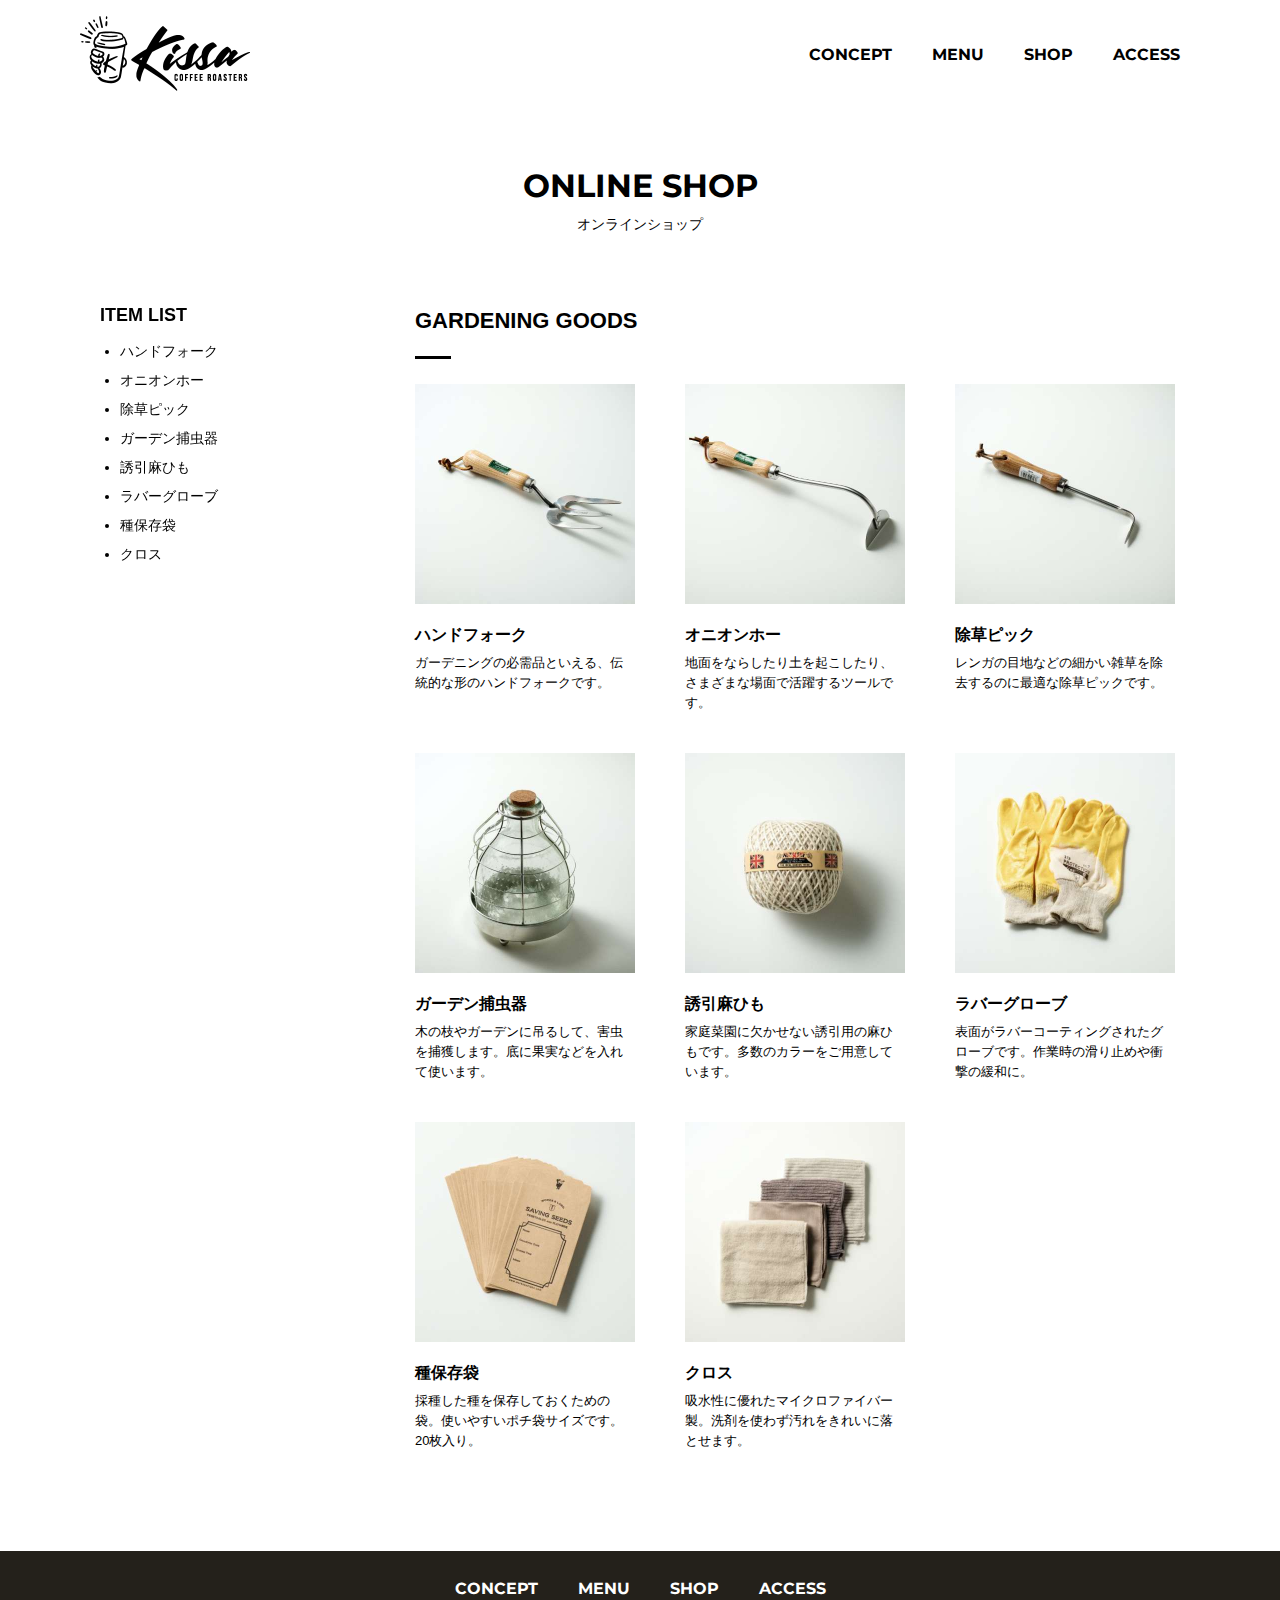
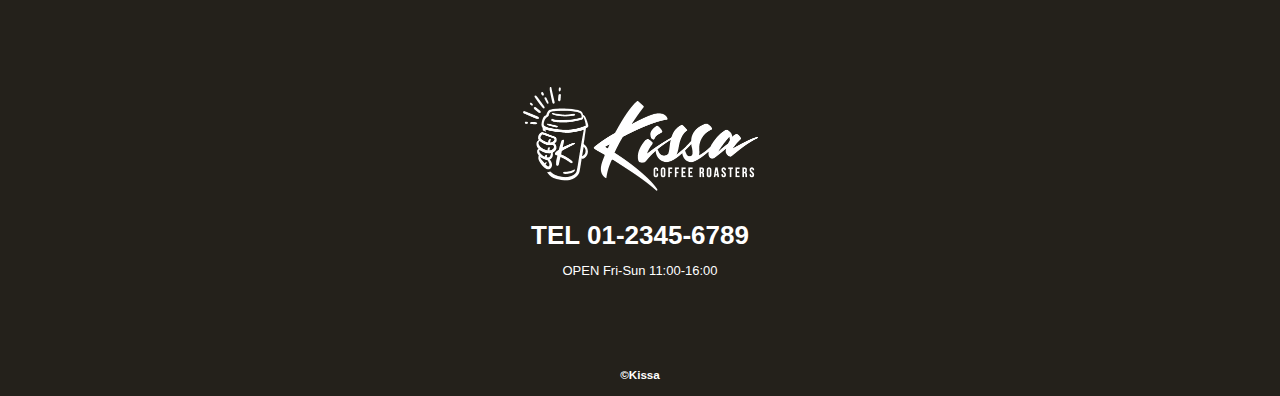
<file: HTML_CSS_WebDesign2/down/kissa/shop.html>
<!DOCTYPE html>
<html>

<head>
  <meta charset="UTF-8">
  <title>ONLINE SHOP｜KISSA official website</title>
  <meta name="description" content="カフェ「KISSA」のスタッフが厳選した、園芸用品のオンラインショップのページです。">
  <meta name="viewport" content="width=device-width">
  <script src="./js/toggle-menu.js"></script>
  <link href="./css/common.css" rel="stylesheet">
  <link href="./css/shop.css" rel="stylesheet">
  <link rel="preconnect" href="https://fonts.googleapis.com">
  <link rel="preconnect" href="https://fonts.gstatic.com" crossorigin>
  <link href="https://fonts.googleapis.com/css2?family=Montserrat:wght@700&display=swap" rel="stylesheet">
</head>

<body>

  <!-- headerここから -->
  <header class="header">
    <div class="header-inner">
      <a class="header-logo" href="./index.html">
        <img src="./images/common/logo-header.png" alt="KISSA">
      </a>
      <button class="toggle-menu-button"></button>
      <div class="header-site-menu">
        <nav class="site-menu">
          <ul>
            <li><a href="./concept.html">CONCEPT</a></li>
            <li><a href="./menu.html">MENU</a></li>
            <li><a href="./shop.html">SHOP</a></li>
            <li><a href="./access.html">ACCESS</a></li>
          </ul>
        </nav>
      </div>
    </div>
  </header>
  <!-- headerここまで -->

  <!-- mainここから -->
  <main class="main">
    <div class="title">
      <h1>ONLINE SHOP</h1>
      <p>オンラインショップ</p>
    </div>
    <div class="shop-contents">
      <div class="shop-item">
        <div class="item-group">
          <h2>GARDENING GOODS</h2>
          <ul class="item-list">
            <li>
              <a href="./shop-detail.html">
                <img src="./images/shop/img-item01.jpg" alt="ハンドフォークの商品画像">
                <dl>
                  <dt>ハンドフォーク</dt>
                  <dd>ガーデニングの必需品といえる、伝統的な形のハンドフォークです。</dd>
                </dl>
              </a>
            </li>
            <li>
              <a href="./shop-detail.html">
                <img src="./images/shop/img-item02.jpg" alt="オニオンホーの商品画像">
                <dl>
                  <dt>オニオンホー</dt>
                  <dd>地面をならしたり土を起こしたり、さまざまな場面で活躍するツールです。</dd>
                </dl>
              </a>
            </li>
            <li>
              <a href="./shop-detail.html">
                <img src="./images/shop/img-item03.jpg" alt="除草ピックの商品画像">
                <dl>
                  <dt>除草ピック</dt>
                  <dd>レンガの目地などの細かい雑草を除去するのに最適な除草ピックです。</dd>
                </dl>
              </a>
            </li>
            <li>
              <a href="./shop-detail.html">
                <img src="./images/shop/img-item04.jpg" alt="ガーデン捕虫器の商品画像">
                <dl>
                  <dt>ガーデン捕虫器</dt>
                  <dd>木の枝やガーデンに吊るして、害虫を捕獲します。底に果実などを入れて使います。</dd>
                </dl>
              </a>
            </li>
            <li>
              <a href="./shop-detail.html">
                <img src="./images/shop/img-item05.jpg" alt="誘引麻ひもの商品画像">
                <dl>
                  <dt>誘引麻ひも</dt>
                  <dd>家庭菜園に欠かせない誘引用の麻ひもです。多数のカラーをご用意しています。</dd>
                </dl>
              </a>
            </li>
            <li>
              <a href="./shop-detail.html">
                <img src="./images/shop/img-item06.jpg" alt="ラバーグローブの商品画像">
                <dl>
                  <dt>ラバーグローブ</dt>
                  <dd>表面がラバーコーティングされたグローブです。作業時の滑り止めや衝撃の緩和に。</dd>
                </dl>
              </a>
            </li>
            <li>
              <a href="./shop-detail.html">
                <img src="./images/shop/img-item07.jpg" alt="種保存袋の商品画像">
                <dl>
                  <dt>種保存袋</dt>
                  <dd>採種した種を保存しておくための袋。使いやすいポチ袋サイズです。20枚入り。</dd>
                </dl>
              </a>
            </li>
            <li>
              <a href="./shop-detail.html">
                <img src="./images/shop/img-item08.jpg" alt="クロスの商品画像">
                <dl>
                  <dt>クロス</dt>
                  <dd>吸水性に優れたマイクロファイバー製。洗剤を使わず汚れをきれいに落とせます。</dd>
                </dl>
              </a>
            </li>
          </ul>
        </div>
      </div>
      <aside class="shop-menu">
        <div class="shop-menu-inner">
          <h2>ITEM LIST</h2>
          <ul>
            <li><a href="./shop-detail.html">ハンドフォーク</a></li>
            <li><a href="./shop-detail.html">オニオンホー</a></li>
            <li><a href="./shop-detail.html">除草ピック</a></li>
            <li><a href="./shop-detail.html">ガーデン捕虫器</a></li>
            <li><a href="./shop-detail.html">誘引麻ひも</a></li>
            <li><a href="./shop-detail.html">ラバーグローブ</a></li>
            <li><a href="./shop-detail.html">種保存袋</a></li>
            <li><a href="./shop-detail.html">クロス</a></li>
          </ul>
        </div>
      </aside>
    </div>
  </main>
  <!-- mainここまで -->

  <!-- footerここから -->
  <footer class="footer">
    <nav class="site-menu">
      <ul>
        <li><a href="./concept.html">CONCEPT</a></li>
        <li><a href="./menu.html">MENU</a></li>
        <li><a href="./shop.html">SHOP</a></li>
        <li><a href="./access.html">ACCESS</a></li>
      </ul>
    </nav>
    <a class="footer-logo" href="./index.html">
      <img src="./images/common/logo-footer.png" alt="KISSA">
    </a>
    <p class="footer-tel">TEL 01-2345-6789</p>
    <p class="footer-time">OPEN Fri-Sun 11:00-16:00</p>
    <p class="copyright"><small>&copy;Kissa</small></p>
  </footer>
  <!-- footerここまで -->

</body>

</html>
</file>
<file: common.css>
@charset "utf-8";

*,
::before,
::after{
  padding: 0;
  margin: 0;
  box-sizing: border-box;
}

ul,ol{
  list-style: none;
}

a{
  color: inherit;
  text-decoration: none;
}

body{
  font-family: sans-serif;
  font-size: 16px;
  color: #000000;
  line-height: 1;
  background-color: #ffff;
}

img{
  max-width: 100%;
}

.header-inner{
  max-width: 1200px;
  height: 110px;
  margin-left: auto;
  margin-right: auto;
  padding-left: 40px;
  padding-right: 40px;
  display: flex;
  justify-content: space-between;
  align-items: center;
}

.toggle-menu-button{
  display: none;
}

.header-logo{
  display: block;
  width: 170px;
}

.site-menu ul {
  display: flex;
}

.site-menu ul li{
  margin-left: 20px;
  margin-right: 20px;
}

.site-menu ul li a {
  font-family: "Montserrat", sans-serif;
  font-weight: bold;
}

.footer{
  color: #fff;
  background-color: #24211b;
  padding-top: 30px;
  padding-bottom: 15px;
  display: flex;
  flex-direction: column;
  align-items: center;
}

.footer-logo{
  display: block;
  width: 235px;
  margin-top: 90px;
}

.footer-tel{
  font-size: 26px;
  font-weight: bold;
  margin-top: 28px;
}

.footer-time{
  font-size: 13px;
  margin-top: 16px;
}

.copyright{
  font-size: 14px;
  font-weight: bold;
  margin-top: 90px;
}

@media (max-width: 800px){
  .site-menu ul{
    display: block;
    text-align: center;
  }

  .site-menu li{
    margin-top: 20px;
  }

  .header{
    position: fixed;
    top: 0;
    left: 0;
    right: 0;
    background-color: #fff;
    height: 50px;
    z-index: 10;
    box-shadow: 0 3px 6px rgba(0, 0, 0, 0.1);
  }

  .header-inner{
    padding-left: 20px;
    padding-right: 20px;
    height: 100%;
    position: relative;
  }

  .header-logo{
    width: 100px;
  }

  .header-site-menu {
    position: absolute;
    top: 100%;
    left: 0;
    right: 0;
    color: #ffffff;
    background-color: #736E62;
    padding-top: 30px;
    padding-bottom: 50px;
    opacity: 0;
    visibility: hidden;
    transition: opacity 1s ease, visibility 0.7s ease;
  }
  
  .header-site-menu.is-show {
    opacity: 1;
    visibility: visible;
  }

  .toggle-menu-button{
    display: block;
    width: 44px;
    height: 34px;
    background-image: url("HTML_CSS_WebDesign2/top/images/common/icon-menu.png");
    background-size: 50%;
    background-position: center;
    background-repeat: no-repeat;
    background-color: transparent;
    border: none;
    border-radius: 0;
    outline:none;
  }

  .main{
    padding-top: 50px;
  }

  .footer-logo{
    margin-top: 60px;
  }

  .footer-tel{
    font-size: 20px;
  }

  .copyright{
    margin-top: 50px;
  }
}
</file>
<file: index.css>
@charset "utf-8";

.first-view {
  height: calc(100vh - 110px);
  background-image: url("HTML_CSS_WebDesign2/top/images/index/bg-main.jpg");
  background-repeat: no-repeat;
  background-position: center center;
  background-size: cover;
  display: flex;
  align-items: center;
}

.first-view-text {
  width: 100%;
  max-width: 1200px;
  margin-left: auto;
  margin-right: auto;
  padding-left: 40px;
  padding-bottom: 80px;
  color: #fff;
  font-weight: bold;
  text-shadow: 1px 1px 10px #4b2c14;
}

.first-view-text h1 {
  font-family: "Montserrat", sans-serif;
  font-size: 56px;
  line-height: 72px;
}

.first-view-text p {
  font-size: 18px;
  margin-top: 20px;
}

.lead{
  max-width: 1200px;
  margin: 60px auto;

}

.lead p{
  line-height: 2;
  text-align: center;
  
}

.link-button-area{
  text-align: center;
  margin-top: 40px;
}

.link-button{
  background-color: #f4dd64;
  display: inline-block;
  min-width: 180px;
  line-height: 48px;
  border-radius: 24px;
  font-family: 'Montserrat', sans-serif;
  font-size: 14px;
}

.link-button:hover{
  background-color: #d8b500;
}

.recommended{
  background-color: #f8f8f8;
  padding-top: 45px;
  padding-bottom: 55px;
}

.recommended h2{
  font-size: 22px;
  font-weight: bold;
  text-align: center;
}

.recommended h2::after{
  content: '';
  display: block;
  width: 36px;
  height: 3px;
  background-color: #000000;
  margin-top: 20px;
  margin-left: auto;
  margin-right: auto;
}

.item-list{
  display: flex;
  padding: 40px 60px 10px 60px;
  overflow: scroll;
}

.item-list li{
  flex-shrink: 0;
  width: 260px;
  margin-left: 75px;
}

.item-list li:first-child{
  margin-left: 0px;
}

.item-list dl{
  margin-top: 20px;
}

.item-list dt{
  font-weight: bold;
}

.item-list dd{
  font-size: 13px;
  line-height: 20px;
  margin-top: 10px;
}

.item-list .price{
  font-weight: bold;
  margin-top: 15px;
}

@media (max-width: 800px){
  .first-view{
    height: calc(100vh - 50px);
    background-image: url("HTML_CSS_WebDesign2/top/images/index/bg-main-sp.jpg");
    align-items: flex-start;
  }

  .first-view-text{
    padding-top: 60px;
    padding-left: 20px;
  }

  .first-view-text h1{
    font-size: 36px;
    line-height: 48px;
  }

  .first-view-text p{
    font-size: 14px;
    margin-top: 15px;
  }
  
  .lead {
    padding-left: 20px;
    padding-right: 20px;
  }

  .lead p{
    text-align: left;
  }

  .item-list{
    padding-left: 20px;
    padding-right: 20px;
  }

  .item-list li{
    width: 220px;
    margin-left: 30px;
  }
}
</file>
<file: HTML_CSS_WebDesign2/down/kissa/css/common.css>
@charset "utf-8";

*,
::before,
::after {
  padding: 0;
  margin: 0;
  box-sizing: border-box;
}

ul,
ol {
  list-style: none;
}

a {
  color: inherit;
  text-decoration: none;
}

body {
  font-family: sans-serif;
  font-size: 16px;
  color: #000000;
  line-height: 1;
  background-color: #ffffff;
}

img {
  max-width: 100%;
}

.header-inner {
  max-width: 1200px;
  height: 110px;
  margin-left: auto;
  margin-right: auto;
  padding-left: 40px;
  padding-right: 40px;
  display: flex;
  justify-content: space-between;
  align-items: center;
}

.toggle-menu-button {
  display: none;
}

.header-logo {
  display: block;
  width: 170px;
}

.site-menu ul {
  display: flex;
}

.site-menu ul li {
  margin-left: 20px;
  margin-right: 20px;
}

.site-menu ul li a {
  font-family: 'Montserrat', sans-serif;
  font-weight: bold;
}

.footer {
  color: #ffffff;
  background-color: #24211b;
  padding-top: 30px;
  padding-bottom: 15px;
  display: flex;
  flex-direction: column;
  align-items: center;
}

.footer-logo {
  display: block;
  width: 235px;
  margin-top: 90px;
}

.footer-tel {
  font-size: 26px;
  font-weight: bold;
  margin-top: 28px;
}

.footer-time {
  font-size: 13px;
  margin-top: 16px;
}

.copyright {
  font-size: 14px;
  font-weight: bold;
  margin-top: 90px;
}

@media (max-width: 800px) {
  .site-menu ul {
    display: block;
    text-align: center;
  }

  .site-menu li {
    margin-top: 20px;
  }

  .header {
    position: fixed;
    top: 0;
    left: 0;
    right: 0;
    background-color: #ffffff;
    height: 50px;
    z-index: 10;
    box-shadow: 0 3px 6px rgba(0, 0, 0, 0.1);
  }

  .header-inner {
    padding-left: 20px;
    padding-right: 20px;
    height: 100%;
    position: relative;
  }

  .header-logo {
    width: 100px;
  }

  .header-site-menu {
    position: absolute;
    top: 100%;
    left: 0;
    right: 0;
    color: #ffffff;
    background-color: #736E62;
    padding-top: 30px;
    padding-bottom: 50px;
    display: none;
  }

  .header-site-menu.is-show {
    display: block;
  }

  .toggle-menu-button {
    display: block;
    width: 44px;
    height: 34px;
    background-image: url(../images/common/icon-menu.png);
    background-size: 50%;
    background-position: center;
    background-repeat: no-repeat;
    background-color: transparent;
    border: none;
    border-radius: 0;
    outline: none;
  }

  .main {
    padding-top: 50px;
  }

  .footer-logo {
    margin-top: 60px;
  }

  .footer-tel {
    font-size: 20px;
  }

  .copyright {
    margin-top: 50px;
  }
}
</file>
<file: HTML_CSS_WebDesign2/down/kissa/css/index.css>
@charset "utf-8";

.first-view {
  height: calc(100vh - 110px);
  background-image: url(../images/index/bg-main.jpg);
  background-repeat: no-repeat;
  background-position: center center;
  background-size: cover;
  display: flex;
  align-items: center;
}

.first-view-text {
  width: 100%;
  max-width: 1200px;
  margin-left: auto;
  margin-right: auto;
  padding-left: 40px;
  padding-bottom: 80px;
  color: #ffffff;
  font-weight: bold;
  text-shadow: 1px 1px 10px #4b2c14;
}

.first-view-text h1 {
  font-family: 'Montserrat', sans-serif;
  font-size: 56px;
  line-height: 72px;
}

.first-view-text p {
  font-size: 18px;
  margin-top: 20px;
}

.lead {
  max-width: 1200px;
  margin: 60px auto;
}

.lead p {
  line-height: 2;
  text-align: center;
}

.link-button-area {
  text-align: center;
  margin-top: 40px;
}

.link-button {
  background-color: #f4dd64;
  display: inline-block;
  min-width: 180px;
  line-height: 48px;
  border-radius: 24px;
  font-family: 'Montserrat', sans-serif;
  font-size: 14px;
}

.link-button:hover {
  background-color: #d8b500;
}

.recommended {
  background-color: #f8f8f8;
  padding-top: 45px;
  padding-bottom: 55px;
}

.recommended h2 {
  font-size: 22px;
  font-weight: bold;
  text-align: center;
}

.recommended h2::after {
  content: '';
  display: block;
  width: 36px;
  height: 3px;
  background-color: #000000;
  margin-top: 20px;
  margin-left: auto;
  margin-right: auto;
}

.item-list {
  display: flex;
  padding-top: 40px;
  padding-bottom: 10px;
  padding-left: 60px;
  padding-right: 60px;
  overflow: scroll;
}

.item-list li {
  flex-shrink: 0;
  width: 260px;
  margin-left: 75px;
}

.item-list li:first-child {
  margin-left: 0;
}

.item-list dl {
  margin-top: 20px;
}

.item-list dt {
  font-weight: bold;
}

.item-list dd {
  font-size: 13px;
  line-height: 20px;
  margin-top: 10px;
}

.item-list .price {
  font-weight: bold;
  margin-top: 15px;
}

@media (max-width: 800px) {
  .first-view {
    height: calc(100vh - 50px);
    background-image: url(../images/index/bg-main-sp.jpg);
    align-items: flex-start;
  }

  .first-view-text {
    padding-top: 60px;
    padding-left: 20px;
  }

  .first-view-text h1 {
    font-size: 36px;
    line-height: 48px;
  }

  .first-view-text p {
    font-size: 14px;
    margin-top: 15px;
  }

  .lead {
    padding-left: 20px;
    padding-right: 20px;
  }

  .lead p {
    text-align: left;
  }

  .item-list {
    padding-left: 20px;
    padding-right: 20px;
  }

  .item-list li {
    width: 220px;
    margin-left: 30px;
  }
}
</file>
<file: access.css>
@charset "utf-8";

.title{
  height: 310px;
  background-image: url("HTML_CSS_WebDesign2/top/images/access/bg-main.jpg");
  background-position: center center;
  background-repeat: no-repeat;
  background-size: cover;
  display: flex;
  flex-direction: column;
  justify-content: center;
  align-items: center;
  color: #ffffff;
  text-shadow: 1px 1px 10px #4b2c14;
}

.title h1{
  font-family: 'Montserrat', sans-serif;
  font-size: 32px;
  font-weight: bold;
}

.title p{
  font-size: 14px;
  margin-top: 15px;
}

.main h2{
  font-size: 20px;
  font-weight: bold;
  line-height: 30px;
}

.main h2::after{
  content: '';
  display: block;
  width: 36px;
  height: 3px;
  background-color: #000000;
  margin-top: 20px;
}

.map{
  width: 930px;
  max-width: 90%;
  margin-top: 75px;
  margin-left: auto;
  margin-right: auto;
}

.map iframe{
  display: block;
  width: 100%;
  height: 320px;
  margin-top: 25px;
}

.contact {
  width: 930px;
  max-width: 90%;
  margin-top: 75px;
  margin-left: auto;
  margin-right: auto;
}

.form-area{
  background-color: #f8f8f8;
  border: 1px solid #aaaaaa;
  margin-top: 25px;
  padding: 30px;
  display: flex;
  flex-wrap: wrap;
}

.form-area dt{
  width: 200px;
  padding: 15px 0;
  font-size: 15px;
  font-weight: bold;
  line-height: 24px;
}

.form-area dd{
  width: calc(100% - 200px);
}

.form-area dt .required::after{
  content: '必須';
  font-size: 11px;
  color: #eb4f32;
  margin-left: 10px;
}

.form-area dd{
  width: calc(100% - 200px);
  padding: 15px 0;
}

.input-text{
  width: 100%;
  max-height: 280px;
  height: 40px;
  padding-left: 10px;
  padding-right: 10px;
}

.select-box{
  width: 200px;
  height: 40px;
}

.radio-button{
  display: block;
  margin-top: 20px;
}

.radio-button:first-child{
  margin-top: 0;
}

.radio-button input{
  margin-right: 8px;
}

.message{
  width: 100%;
  height: 260px;
  padding: 10px;
  line-height: 1.5;
}

.confirm-text{
  font-size: 14px;
  line-height: 22px;
  margin-top: 30px;
}

.submit-button{
  background-color: #f4dd64;
  display: block;
  min-width: 180px;
  line-height: 48px;
  border-radius: 24px;
  font-family: 'Montserrat', sans-serif;
  font-size: 14px;
  text-align: center;
  margin-top: 20px;
  cursor: pointer;
  border: none;
  float: left;
}

.submit-button:hover{
  background-color: #d8b500;
}

.footer{
  margin-top: 100px;
}

@media (max-width: 800px){
  .map ,.contact{
    width: 500px;
    margin-top: 45px;
  }

  .form-area dt ,.form-area dd{
    width:100%
  }

  .form-area dt{
    padding-bottom: 0;
  }

  .submit-button{
    width: 100%;
  }
}
</file>
<file: concept.css>
@charset "UTF-8";

.title{
  height: 310px;
  background-image: url("HTML_CSS_WebDesign2/top/images/concept/bg-main.jpg");
  background-position: center center;
  background-repeat: no-repeat;
  background-size: cover;
  display: flex;
  flex-direction: column;
  justify-content: center;
  align-items: center;
  color: #ffffff;
  text-shadow: 1px 1px 10px #4b2c14;
}

.title h1{
  font-family: 'Montserrat', sans-serif;
  font-size: 32px;
  font-weight: bold;
}

.title p{
  font-size: 14px;
  margin-top: 15px;
}

.feature{
  display: flex;
  justify-content: space-between;
  width: 930px;
  max-width: 90%;
  margin-top: 75px;
  margin-left: auto;
  margin-right: auto;
  align-items: flex-start;
}

.feature img{
  width: 360px;
}

.feature-text{
  max-width: 500px;
  margin-right: 40px;
}

.reverse{
 flex-direction: row-reverse;
}

.reverse .feature-text{
  margin-right: 0px;
  margin-left: 40px;
}

.feature-text h2{
  font-size: 22px;
  font-weight: bold;
  line-height: 30px;
}

.feature-text h2::after{
  content: '';
  display: block;
  width: 36px;
  height: 3px;
  background-color: #000000;
  margin-top: 20px;
}

.feature-text p{
  font-size: 15px;
  line-height: 28px;
  margin-top: 25px;
}

.movie{
  width: 930px;
  max-width: 90%;
  background-color: #f8f8f8;
  padding: 55px 60px;
  margin-left: auto;
  margin-right: auto;
  margin-top: 55px;
}

.movie h2{
  font-size: 22px;
  font-weight: bold;
  text-align: center;
}

.movie h2::after{
  content: ' ';
  display: block;
  background-color: #000000;
  height: 3px;
  width: 36px;
  align-items: center;
  margin-left: auto;
  margin-right: auto;
  margin-top: 20px;
}

.movie iframe{
  width: 100%;
  display: block;
  height:456px;
  margin-top: 30px;
}

.movie p{
  font-size: 15px;
  margin-top: 20px;
  line-height: 28px;
}

@media (max-width:800px){
  .feature{
    display: block;
    width: 500px;
    margin-top: 45px;
  }

  .feature img{
    width:100%;
    height: auto;
    margin-top: 25px;
  }

  .feature-text{
    margin-right: 0px;
  }

  .reverse .feature-text{
    margin-left: 0px;
  }

  .movie{
    width: 500px;
    padding: 30px 25px;
  }

  .movie iframe{
    height: 240px;
  }
}
</file>
<file: menu.css>
@charset "utf-8";

.title{
  height: 310px;
  background-image: url("HTML_CSS_WebDesign2/top/images/menu/bg-main.jpg");
  background-position: center center;
  background-repeat: no-repeat;
  background-size: cover;
  display: flex;
  flex-direction: column;
  justify-content: center;
  align-items: center;
  color: #ffffff;
  text-shadow: 1px 1px 10px #4b2c14;
}

.title h1{
  font-family: 'Montserrat', sans-serif;
  font-size: 32px;
  font-weight: bold;
}

.title p{
  font-size: 14px;
  margin-top: 15px;
  font-weight: bold;
}

.item-list{
  width:930px;
  max-width: 90%;
  margin-top: 75px;
  margin-left: auto;
  margin-right: auto;
  display: grid;
  grid-template-columns: repeat(auto-fit, 240px);
  column-gap: 95px;
  row-gap: 70px;
  justify-content: center;
}

.item-list dl{
  margin-top: 20px;
}

.item-list dt{
  font-weight: bold;
}

.item-list dd{
  font-size: 13px;
  line-height: 20px;
  margin-top: 10px;
}

.item-list .price{
  font-weight: bold;
  margin-top: 15px;
}

.item-list li{
  position: relative;
}

.item-list .item-label{
  position: absolute;
  top: 0;
  left: calc(100% + 18px);
  font-size: 10px;
  white-space: nowrap;
  transform-origin: top left;
  transform: rotate(90deg);
}

.footer{
  margin-top: 100px;
}

@media (max-width:800px){
  .item-list{
    margin-top: 45px;
    row-gap: 40px;
  }
}
</file>
<file: shop.css>
@charset "utf-8";

.title{
  display: flex;
  align-items: center;
  flex-direction: column;
  margin-top: 60px;
}

.title h1{
  font-family: 'Montserrat', sans-serif;
  font-size: 32px;
  font-weight: bold;
}

.title p{
  font-size: 14px;
  margin-top: 15px;
}

.shop-contents{
  width: 1080px;
  max-width: 90%;
  margin-top: 75px;
  margin-left: auto;
  margin-right: auto;
  display: flex;
  justify-content: space-between;
  flex-direction: row-reverse;
}

.shop-item{
  flex-grow: 1;
  max-width: 765px;
}

.shop-item h2{
  font-size: 22px;
  font-weight: bold;
  line-height: 30px;
}

.shop-item h2::after{
  content: '';
  display: block;
  width: 36px;
  height: 3px;
  background-color: #000000;
  margin-top: 20px;
}

.item-list{
  margin-top: 25px;
  display: grid;
  grid-template-columns: repeat(auto-fit, 220px);
  column-gap: 50px;
  row-gap: 40px;
}

.item-list a{
  display: block;
  transition-duration: 0.2s;
}

.item-list a:hover{
  transform: scale(1.05);
}

.item-list dl{
  margin-top: 20px;
}

.item-list dt{
  font-weight: bold;
}

.item-list dd{
  font-size: 13px;
  line-height: 20px;
  margin-top: 10px;
}

.shop-menu{
  flex-shrink: 0;
  margin-right: 60px;
  position: relative;  
}

.shop-menu-inner{
  position: sticky;
  top: 30px;
  left: 0;
  right: 0;
}

.shop-menu-inner h2{
  font-size: 18px;
  font-weight: bold;
}

.shop-menu-inner ul{
  list-style: disc;
  margin-top: 20px;
  margin-left: 20px;
}

.shop-menu-inner li{
  font-size: 14px;
  margin-top: 15px;
}

.footer{
  margin-top: 60px;
}

.item-area{
  margin-top: 20px;
  display: flex;
}

.item-area img{
  width: 50%;
  max-width: 380px;
}

.about-item{
  margin-left: 30px;
}

.item-area .about-item{
  font-size: 14px;
  line-height: 26px;
}

.about-item .item-price{
  font-weight: bold;
  margin-top: 20px;
}

.about-item a{
  background-color: #f4dd64;
  display: inline-block;
  min-width: 180px;
  line-height: 48px;
  border-radius: 24px;
  font-family: 'Montserrat', sans-serif;
  font-size: 14px;
  text-align: center;
  margin-top: 35px;
}

.about-item a:hover{
  background-color: #d8b500;
}

.recommeded{
  margin-top: 60px;
}

@media (max-width:800px){
  .shop-contents{
    display: block;
    max-width: 100%;
    margin-top: 60px;
  }

  .shop-item{
    max-width: 540px;
    margin-left: auto;
    margin-right: auto;
    padding-left: 20px;
    padding-right: 20px;
  }

  .item-list{
    grid-template-columns: repeat(2, 1fr);
    column-gap: 35px;
  }

  .shop-menu{
    background-color: #f8f8f8;
    padding-top: 50px;
    padding-bottom: 50px;
    margin-top: 60px;
    margin-right: 0;
  }

  .footer{
    margin-top: 0;
  }

  .item-area{
    display: block;
  }

  .item-area img{
    width: 100%;
    max-width: 100%;
  }

  .about-item{
    margin-top: 20px;
    margin-left: 0;
  }

  .about-item a{
    width: 100%;
  }
}
</file>
<file: HTML_CSS_WebDesign2/down/kissa/css/access.css>
@charset "utf-8";

.title {
  height: 310px;
  background-image: url(../images/access/bg-main.jpg);
  background-repeat: no-repeat;
  background-position: center center;
  background-size: cover;
  display: flex;
  flex-direction: column;
  justify-content: center;
  align-items: center;
  color: #ffffff;
  text-shadow: 1px 1px 10px #4b2c14;
}

.title h1 {
  font-family: 'Montserrat', sans-serif;
  font-size: 32px;
  font-weight: bold;
}

.title p {
  font-size: 14px;
  margin-top: 15px;
}

.main h2 {
  font-size: 22px;
  font-weight: bold;
  line-height: 30px;
}

.main h2::after {
  content: '';
  display: block;
  width: 36px;
  height: 3px;
  background-color: #000000;
  margin-top: 20px;
}

.map {
  width: 930px;
  max-width: 90%;
  margin-top: 75px;
  margin-left: auto;
  margin-right: auto;
}

.map iframe {
  display: block;
  width: 100%;
  height: 320px;
  margin-top: 25px;
}

.contact {
  width: 930px;
  max-width: 90%;
  margin-top: 75px;
  margin-left: auto;
  margin-right: auto;
}

.form-area {
  background-color: #f8f8f8;
  border: 1px solid #aaaaaa;
  margin-top: 25px;
  padding: 30px;
  display: flex;
  flex-wrap: wrap;
}

.form-area dt {
  width: 200px;
  padding: 15px 0;
  font-size: 15px;
  font-weight: bold;
  line-height: 24px;
}

.form-area dt .required::after {
  content: '必須';
  font-size: 11px;
  color: #eb4f32;
  margin-left: 10px;
}

.form-area dd {
  width: calc(100% - 200px);
  padding: 15px 0;
}

.input-text {
  width: 100%;
  max-width: 280px;
  height: 40px;
  padding-left: 10px;
  padding-right: 10px;
}

.select-box {
  width: 200px;
  height: 40px;
}

.radio-button {
  display: block;
  margin-top: 20px;
}

.radio-button:first-child {
  margin-top: 0;
}

.radio-button input {
  margin-right: 8px;
}

.message {
  width: 100%;
  height: 260px;
  padding: 10px;
  line-height: 1.5;
}

.confirm-text {
  font-size: 14px;
  line-height: 22px;
  margin-top: 30px;
}

.submit-button {
  background-color: #f4dd64;
  display: inline-block;
  min-width: 180px;
  line-height: 48px;
  border-radius: 24px;
  font-family: 'Montserrat', sans-serif;
  font-size: 14px;
  text-align: center;
  margin-top: 20px;
  cursor: pointer;
  border: none;
}

.submit-button:hover {
  background-color: #d8b500;
}

.footer {
  margin-top: 100px;
}

@media (max-width: 800px) {
  .map,
  .contact {
    width: 500px;
    margin-top: 45px;
  }

  .form-area dt,
  .form-area dd {
    width: 100%;
  }

  .form-area dt {
    padding-bottom: 0;
  }

  .submit-button {
    width: 100%;
  }
}
</file>
<file: HTML_CSS_WebDesign2/down/kissa/css/concept.css>
@charset "utf-8";

.title {
  height: 310px;
  background-image: url(../images/concept/bg-main.jpg);
  background-repeat: no-repeat;
  background-position: center center;
  background-size: cover;
  display: flex;
  flex-direction: column;
  justify-content: center;
  align-items: center;
  color: #ffffff;
  text-shadow: 1px 1px 10px #4b2c14;
}

.title h1 {
  font-family: 'Montserrat', sans-serif;
  font-size: 32px;
  font-weight: bold;
}

.title p {
  font-size: 14px;
  margin-top: 15px;
}

.feature {
  display: flex;
  justify-content: space-between;
  width: 930px;
  max-width: 90%;
  margin-top: 75px;
  margin-left: auto;
  margin-right: auto;
  align-items: flex-start;
}

.feature img {
  width: 360px;
}

.feature-text {
  max-width: 500px;
  margin-right: 40px;
}

.reverse {
  flex-direction: row-reverse;
}

.reverse .feature-text {
  margin-left: 40px;
  margin-right: 0;
}

.feature-text h2 {
  font-size: 22px;
  font-weight: bold;
  line-height: 30px;
}

.feature-text h2::after {
  content: '';
  display: block;
  width: 36px;
  height: 3px;
  background-color: #000000;
  margin-top: 20px;
}

.feature-text p {
  font-size: 15px;
  line-height: 28px;
  margin-top: 25px;
}

.movie {
  width: 930px;
  max-width: 90%;
  background-color: #f8f8f8;
  padding: 50px 60px;
  margin-top: 55px;
  margin-left: auto;
  margin-right: auto;
}

.movie h2 {
  font-size: 22px;
  font-weight: bold;
  text-align: center;
}

.movie h2::after {
  content: '';
  display: block;
  width: 36px;
  height: 3px;
  background-color: #000000;
  margin-top: 20px;
  margin-left: auto;
  margin-right: auto;
}

.movie iframe {
  display: block;
  width: 100%;
  height: 456px;
  margin-top: 30px;
}

.movie p {
  font-size: 15px;
  line-height: 28px;
  margin-top: 20px;
}

.footer {
  margin-top: 100px;
}

@media (max-width: 800px) {
  .feature {
    display: block;
    width: 500px;
    margin-top: 45px;
  }

  .feature-text {
    margin-right: 0;
  }

  .reverse .feature-text {
    margin-left: 0;
  }

  .feature img {
    width: 100%;
    height: auto;
    margin-top: 25px;
  }

  .movie {
    width: 500px;
    padding: 30px 25px;
  }

  .movie iframe {
    height: 240px;
  }
}
</file>
<file: HTML_CSS_WebDesign2/down/kissa/css/menu.css>
@charset "utf-8";

.title {
  height: 310px;
  background-image: url(../images/menu/bg-main.jpg);
  background-repeat: no-repeat;
  background-position: center center;
  background-size: cover;
  display: flex;
  flex-direction: column;
  justify-content: center;
  align-items: center;
  color: #ffffff;
  text-shadow: 1px 1px 10px #4b2c14;
}

.title h1 {
  font-family: 'Montserrat', sans-serif;
  font-size: 32px;
  font-weight: bold;
}

.title p {
  font-size: 14px;
  margin-top: 15px;
}

.item-list {
  width: 930px;
  max-width: 90%;
  margin-top: 75px;
  margin-left: auto;
  margin-right: auto;
  display: grid;
  grid-template-columns: repeat(auto-fit, 240px);
  column-gap: 95px;
  row-gap: 70px;
  justify-content: center;
}

.item-list dl {
  margin-top: 20px;
}

.item-list dt {
  font-weight: bold;
}

.item-list dd {
  font-size: 13px;
  line-height: 20px;
  margin-top: 10px;
}

.item-list .price {
  font-weight: bold;
  margin-top: 15px;
}

.item-list li {
  position: relative;
}

.item-list .item-label {
  position: absolute;
  top: 0;
  left: calc(100% + 18px);
  font-size: 10px;
  white-space: nowrap;
  transform-origin: top left;
  transform: rotate(90deg);
}

.footer {
  margin-top: 100px;
}

@media (max-width: 800px) {
  .item-list {
    margin-top: 45px;
    row-gap: 40px;
  }
}
</file>
<file: HTML_CSS_WebDesign2/down/kissa/css/shop.css>
@charset "utf-8";

.title {
  display: flex;
  flex-direction: column;
  align-items: center;
  margin-top: 60px;
}

.title h1 {
  font-family: 'Montserrat', sans-serif;
  font-size: 32px;
  font-weight: bold;
}

.title p {
  font-size: 14px;
  margin-top: 15px;
}

.shop-contents {
  width: 1080px;
  max-width: 90%;
  margin-top: 75px;
  margin-left: auto;
  margin-right: auto;
  display: flex;
  justify-content: space-between;
  flex-direction: row-reverse;
}

.shop-item {
  flex-grow: 1;
  max-width: 765px;
}

.shop-item h2 {
  font-size: 22px;
  font-weight: bold;
  line-height: 30px;
}

.shop-item h2::after {
  content: '';
  display: block;
  width: 36px;
  height: 3px;
  background-color: #000000;
  margin-top: 20px;
}

.item-list {
  margin-top: 25px;
  display: grid;
  grid-template-columns: repeat(auto-fit, 220px);
  column-gap: 50px;
  row-gap: 40px;
}

.item-list a {
  display: block;
  transition-duration: 0.2s;
}

.item-list a:hover {
  transform: scale(1.05);
}

.item-list dl {
  margin-top: 20px;
}

.item-list dt {
  font-weight: bold;
}

.item-list dd {
  font-size: 13px;
  line-height: 20px;
  margin-top: 10px;
}

.shop-menu {
  flex-shrink: 0;
  margin-right: 60px;
}

.shop-menu-inner {
  position: sticky;
  top: 30px;
  left: 0;
  right: 0;
}

.shop-menu-inner h2 {
  font-size: 18px;
  font-weight: bold;
}

.shop-menu-inner ul {
  list-style-type: disc;
  margin-top: 20px;
  margin-left: 20px;
}

.shop-menu-inner li {
  font-size: 14px;
  margin-top: 15px;
}

.item-area {
  margin-top: 20px;
  display: flex;
}

.item-area img {
  width: 50%;
  max-width: 380px;
}

.about-item {
  margin-left: 30px;
}

.about-item .item-text {
  font-size: 14px;
  line-height: 26px;
}

.about-item .item-price {
  font-weight: bold;
  margin-top: 20px;
}

.about-item a {
  background-color: #f4dd64;
  display: inline-block;
  min-width: 180px;
  line-height: 48px;
  border-radius: 24px;
  font-family: 'Montserrat', sans-serif;
  font-size: 14px;
  text-align: center;
  margin-top: 35px;
}

.about-item a:hover {
  background-color: #d8b500;
}

.recommended {
  margin-top: 60px;
}

.footer {
  margin-top: 100px;
}

@media (max-width: 800px) {
  .shop-contents {
    display: block;
    max-width: 100%;
    margin-top: 60px;
  }

  .shop-item {
    max-width: 540px;
    margin-left: auto;
    margin-right: auto;
    padding-left: 20px;
    padding-right: 20px;
  }

  .item-list {
    grid-template-columns: repeat(2, 1fr);
    column-gap: 35px;
  }

  .shop-menu {
    background-color: #f8f8f8;
    padding-top: 50px;
    padding-bottom: 50px;
    margin-top: 60px;
    margin-right: 0;
  }

  .shop-menu-inner {
    max-width: 540px;
    margin-left: auto;
    margin-right: auto;
    padding-left: 20px;
    padding-right: 20px;
  }

  .item-area {
    display: block;
  }

  .item-area img {
    width: 100%;
    max-width: 100%;
  }

  .about-item {
    margin-top: 20px;
    margin-left: 0;
  }

  .about-item a {
    width: 100%;
  }

  .footer {
    margin-top: 0;
  }
}
</file>
